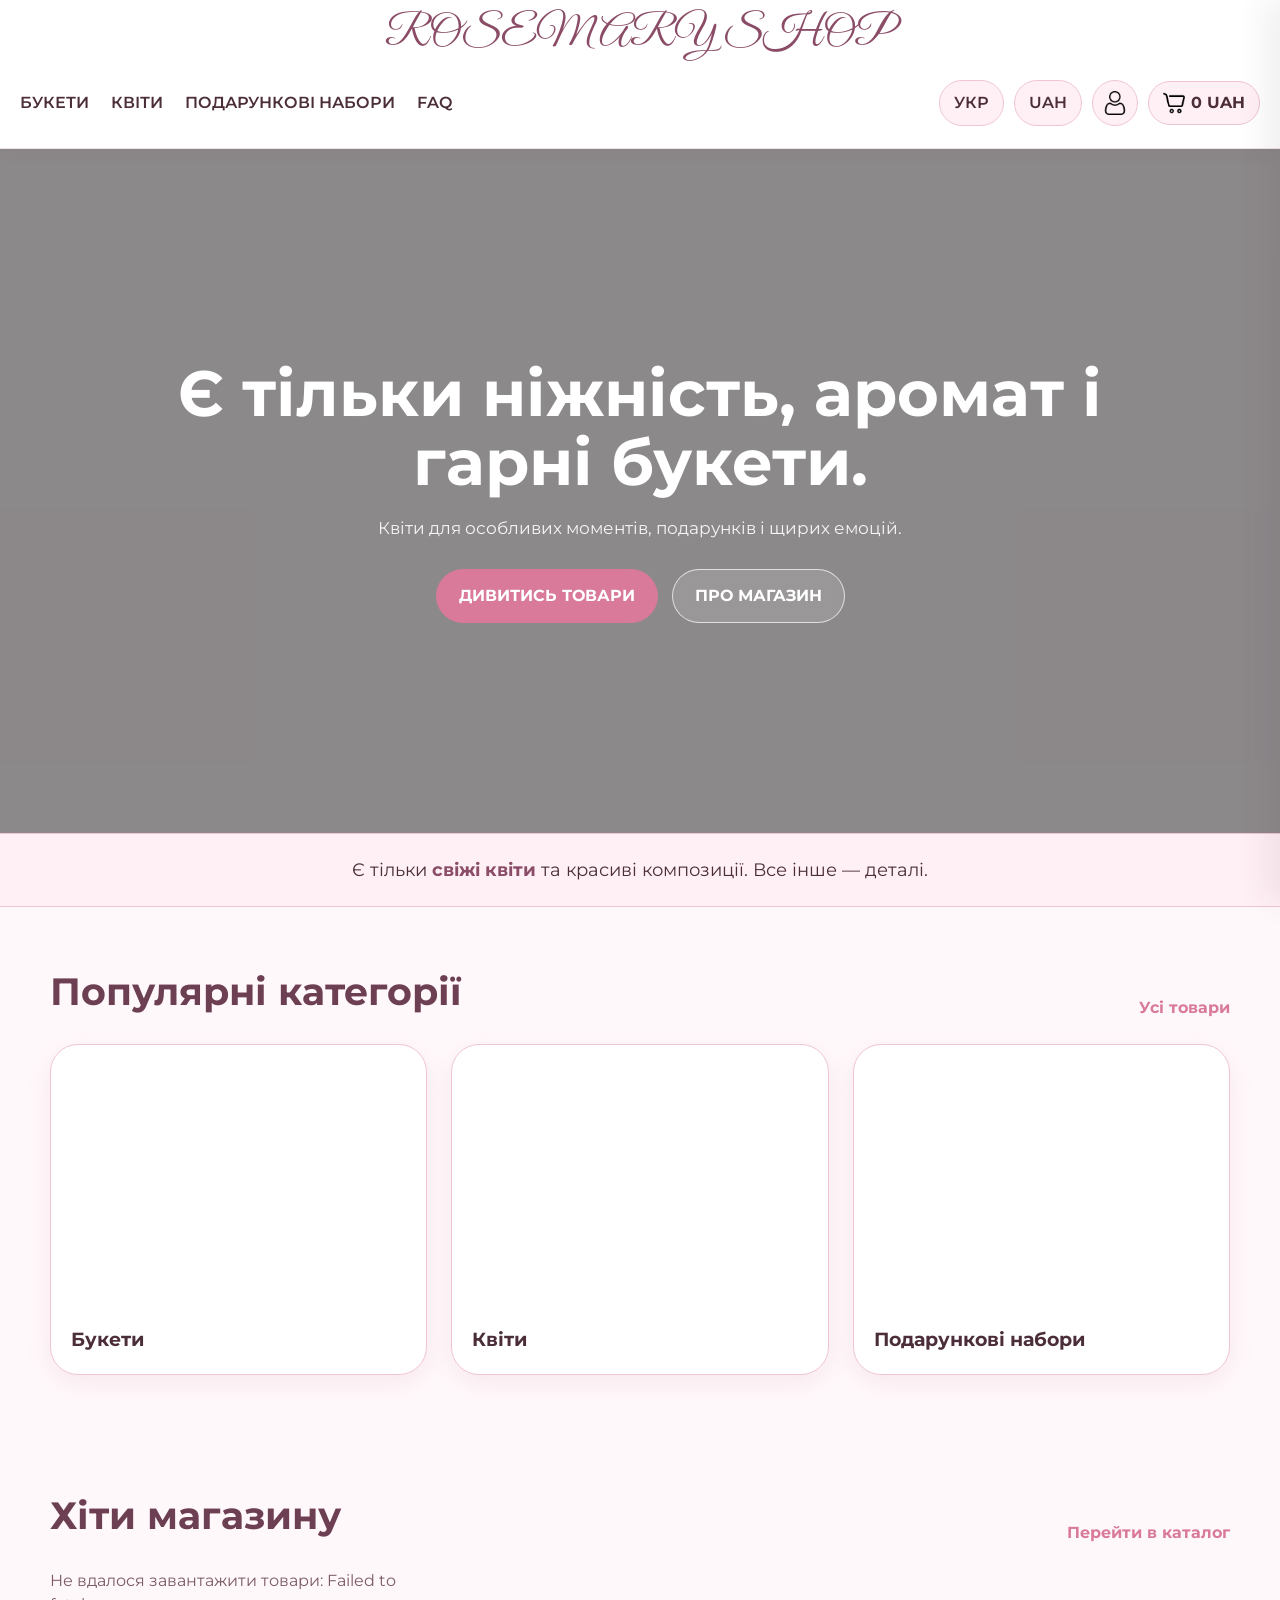
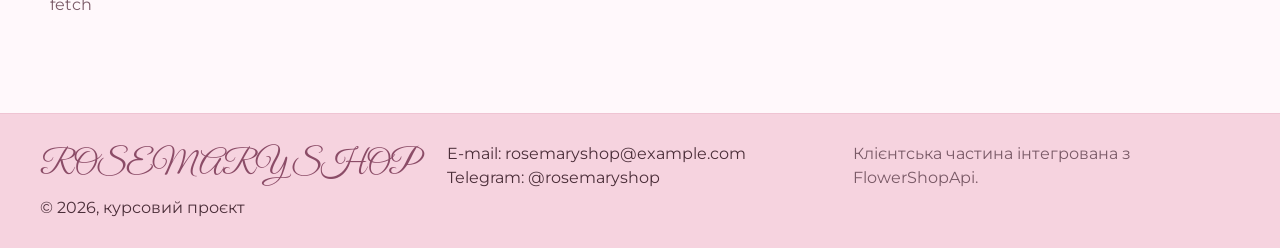
<file: frontend/index.html>
<!DOCTYPE html>
<html lang="uk">

<head>
    <meta charset="UTF-8" />
    <meta name="viewport" content="width=device-width, initial-scale=1.0" />
    <title>Rosemary Shop</title>
    <link rel="preconnect" href="https://fonts.googleapis.com">
    <link rel="preconnect" href="https://fonts.gstatic.com" crossorigin>
    <link
        href="https://fonts.googleapis.com/css2?family=Montserrat:wght@400;500;600;700&family=Great+Vibes&display=swap"
        rel="stylesheet">
    <link rel="stylesheet" href="styles.css" />
    <script src="https://accounts.google.com/gsi/client" async defer></script>
</head>

<body data-page="home">
    <header class="site-header">
        <div class="top-brand">
            <a href="index.html" class="brand">ROSEMARY SHOP</a>
        </div>

        <div class="nav-row">
            <nav class="main-nav">
                <a href="products.html?category=Букети">БУКЕТИ</a>
                <a href="products.html?category=Квіти">КВІТИ</a>
                <a href="products.html?category=Подарункові набори">ПОДАРУНКОВІ НАБОРИ</a>
                <a href="faq.html">FAQ</a>
            </nav>

            <div class="header-actions">
                <button class="ghost-btn" type="button">УКР</button>

                <button class="ghost-btn" id="currencyBtn" type="button">UAH</button>

                <div class="currency-menu hidden" id="currencyMenu">
                    <button type="button">USD</button>
                    <button type="button">EUR</button>
                    <button type="button" class="active">UAH</button>
                    <button type="button">PLN</button>
                </div>

                <button class="icon-btn profile-avatar-btn" id="openProfileBtn" type="button">
                    <img src="images/profile.png" alt="Профіль" class="profile-avatar-img">
                </button>
                <button class="icon-btn cart-btn" id="openCartBtn" type="button">
                    <img src="images/cart.png" alt="Кошик" class="cart-avatar-img">
                    <span id="cartHeaderTotal">0 UAH</span>
                </button>
            </div>
        </div>
    </header>

    <main>
        <section class="hero">
            <div class="hero-overlay"></div>
            <div class="hero-content">
                <h1>Є тільки ніжність, аромат і гарні букети.</h1>
                <p class="hero-subtitle">Квіти для особливих моментів, подарунків і щирих емоцій.</p>
                <div class="hero-buttons">
                    <a href="products.html" class="primary-btn">ДИВИТИСЬ ТОВАРИ</a>
                    <a href="faq.html" class="secondary-btn">ПРО МАГАЗИН</a>
                </div>
            </div>
        </section>

        <section class="quote-strip">
            <p>Є тільки <span>свіжі квіти</span> та красиві композиції. Все інше — деталі.</p>
        </section>

        <section class="categories-preview container">
            <div class="section-head">
                <h2>Популярні категорії</h2>
                <a href="products.html">Усі товари</a>
            </div>

            <div class="category-grid">
                <a class="category-card" href="products.html?category=Букети">
                    <div class="category-image bouquet-bg"></div>
                    <div class="category-title">Букети</div>
                </a>

                <a class="category-card" href="products.html?category=Квіти">
                    <div class="category-image flowers-bg"></div>
                    <div class="category-title">Квіти</div>
                </a>

                <a class="category-card" href="products.html?category=Подарункові набори">
                    <div class="category-image gifts-bg"></div>
                    <div class="category-title">Подарункові набори</div>
                </a>
            </div>
        </section>

        <section class="featured container">
            <div class="section-head">
                <h2>Хіти магазину</h2>
                <a href="products.html">Перейти в каталог</a>
            </div>

            <div class="product-grid" id="featuredProducts">
                <article class="product-card skeleton-card"></article>
                <article class="product-card skeleton-card"></article>
                <article class="product-card skeleton-card"></article>
            </div>
        </section>
    </main>

    <footer class="site-footer">
        <div>
            <div class="footer-brand">ROSEMARY SHOP</div>
            <p>© 2026, курсовий проєкт</p>
        </div>

        <div>
            <p>E-mail: rosemaryshop@example.com</p>
            <p>Telegram: @rosemaryshop</p>
        </div>

        <div class="footer-note">
            Клієнтська частина інтегрована з FlowerShopApi.
        </div>
    </footer>

    <script type="module" src="js/main.js"></script>
</body>

</html>
</file>
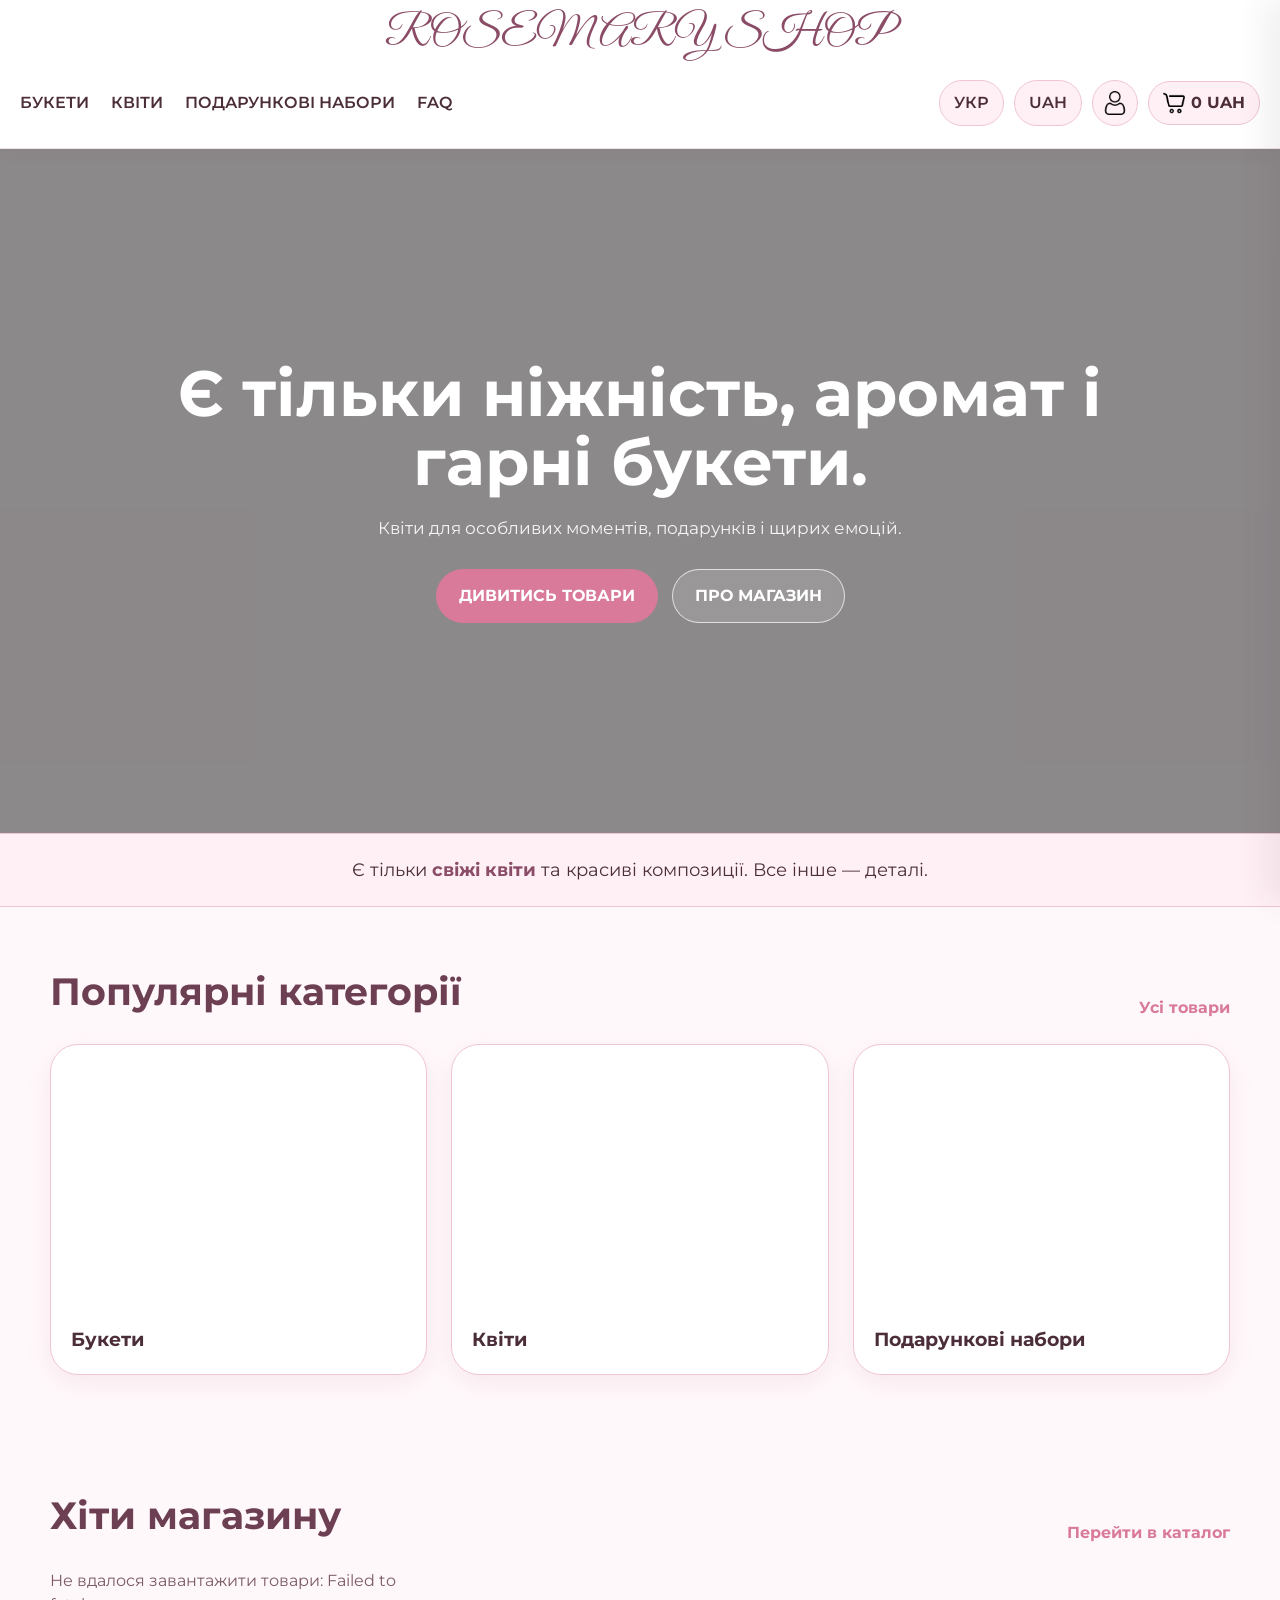
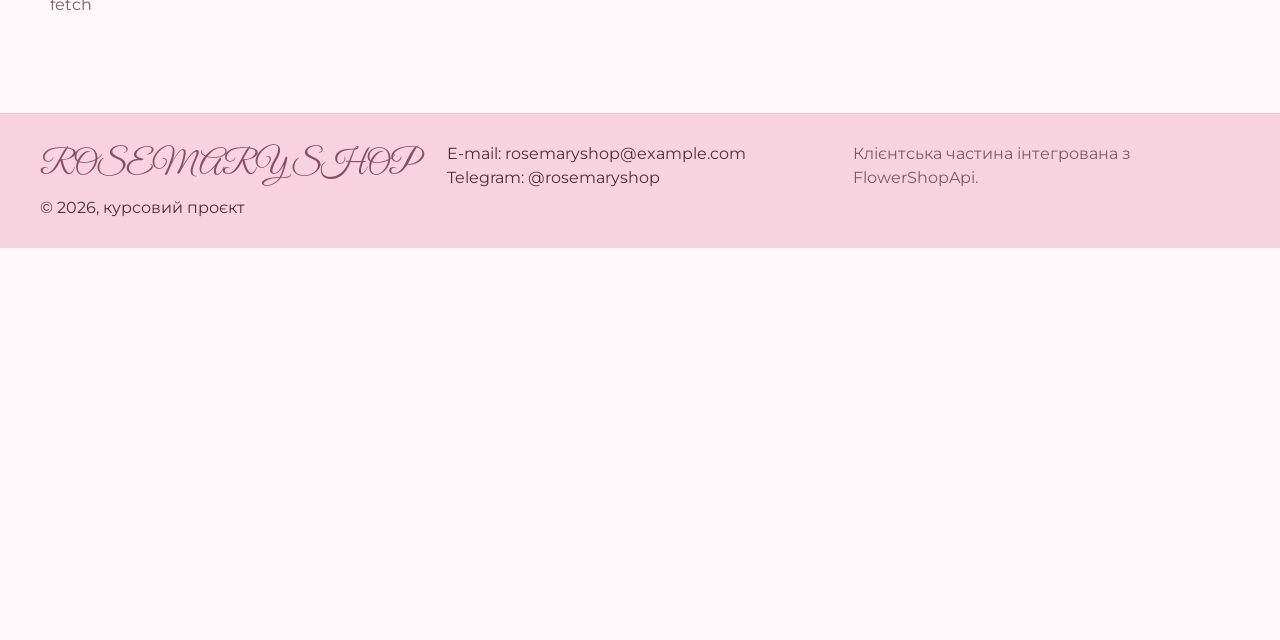
<file: frontend/admin-categories.html>
<!DOCTYPE html>
<html lang="uk">
<head>
  <meta charset="UTF-8" />
  <meta name="viewport" content="width=device-width, initial-scale=1.0" />
  <title>Rosemary Shop — Admin</title>
  <link rel="preconnect" href="https://fonts.googleapis.com">
  <link rel="preconnect" href="https://fonts.gstatic.com" crossorigin>
  <link href="https://fonts.googleapis.com/css2?family=Montserrat:wght@400;500;600;700&family=Great+Vibes&display=swap" rel="stylesheet">
  <link rel="stylesheet" href="styles.css" />
  <script src="https://accounts.google.com/gsi/client" async defer></script>
</head>
<body data-page="admin">
  <header class="site-header compact">
    <div class="top-brand"><a href="index.html" class="brand">ROSEMARY SHOP</a></div>
    <div class="nav-row">
      <nav class="main-nav">
                <a href="products.html?category=Букети">БУКЕТИ</a>
                <a href="products.html?category=Квіти">КВІТИ</a>
                <a href="products.html?category=Подарункові набори">ПОДАРУНКОВІ НАБОРИ</a>
                <a href="faq.html">FAQ</a>
            </nav>
      <div class="header-actions">
                <button class="ghost-btn" type="button">УКР</button>

                <button class="ghost-btn" id="currencyBtn" type="button">UAH</button>

                <div class="currency-menu hidden" id="currencyMenu">
                    <button type="button">USD</button>
                    <button type="button">EUR</button>
                    <button type="button" class="active">UAH</button>
                    <button type="button">PLN</button>
                </div>

                <button class="icon-btn profile-avatar-btn" id="openProfileBtn" type="button">
                    <img src="images/profile.png" alt="Профіль" class="profile-avatar-img">
                </button>
                <button class="icon-btn cart-btn" id="openCartBtn" type="button">
                    <img src="images/cart.png" alt="Кошик" class="cart-avatar-img">
                    <span id="cartHeaderTotal">0 UAH</span>
                </button>
            </div>
    </div>
  </header>

  <main class="admin-page container">
    <section class="catalog-header admin-header">
      <h1>Категорії</h1>
      <p>Окрема сторінка для створення та редагування категорій товарів.</p>
    </section>
    
    <nav class="admin-menu-grid">
      <a class="admin-menu-card" href="admin-products.html"><strong>Товари</strong><span>Додавання, редагування, фото</span></a>
      <a class="admin-menu-card" href="admin-categories.html"><strong>Категорії</strong><span>Додавання і редагування категорій</span></a>
      <a class="admin-menu-card" href="admin-discounts.html"><strong>Знижки</strong><span>Відсоток знижки на товар</span></a>
      <div class="admin-menu-card" style="opacity:.55;cursor:not-allowed" title="Промокоди не реалізовані у поточному API"><strong>Промокоди</strong><span>Наразі недоступно</span></div>
    </nav>

    <section class="admin-form-page-grid">
      <div class="admin-card">
        <h2 id="categoryFormTitle">Додати категорію</h2>
        <form id="categoryForm" class="auth-form">
          <input type="hidden" id="editCategoryId" />
          <input type="text" id="categoryName" placeholder="Назва категорії" required />
          <textarea id="categoryDescription" class="admin-textarea" placeholder="Опис категорії"></textarea>
          <div class="form-row"><button class="primary-btn" type="submit">ЗБЕРЕГТИ</button><button class="product-btn" id="resetCategoryForm" type="button">СКАСУВАТИ</button></div>
        </form>
</div>
      <div class="admin-card admin-list-card">
        <h2>Список категорій</h2>
        <div class="admin-controls-grid">
          <input type="search" id="adminCategoriesSearch" data-admin-filter="categories" placeholder="Пошук: назва, опис, ID" />
          <select id="adminCategoriesSort" data-admin-filter="categories" class="admin-select">
            <option value="idDesc">Спочатку нові</option>
            <option value="idAsc">Спочатку старі</option>
            <option value="nameAsc">Назва А-Я</option>
            <option value="nameDesc">Назва Я-А</option>
          </select>
          <select id="adminCategoriesUsageFilter" data-admin-filter="categories" class="admin-select">
            <option value="all">Усі категорії</option>
            <option value="used">Є товари</option>
            <option value="empty">Без товарів</option>
          </select>
          <select id="adminCategoriesPageSize" data-admin-filter="categories" class="admin-select">
            <option value="5">5 на сторінці</option>
            <option value="10">10 на сторінці</option>
            <option value="20">20 на сторінці</option>
          </select>
        </div>
        <div class="admin-list-summary" id="adminCategoriesSummary"></div>
        <div id="adminCategoriesList" class="admin-products-list"></div>
        <div id="adminCategoriesPagination" class="admin-pagination"></div>
      </div>
    </section>
  </main>

  <footer class="site-footer">
    <div><div class="footer-brand">ROSEMARY SHOP</div><p>© 2026, курсовий проєкт</p></div>
    <div><p>E-mail: rosemaryshop@example.com</p><p>Telegram: @rosemaryshop</p></div>
    <div class="footer-note">Панель адміністратора для керування магазином.</div>
  </footer>
  <script type="module" src="js/main.js"></script>
</body>
</html>
</file>
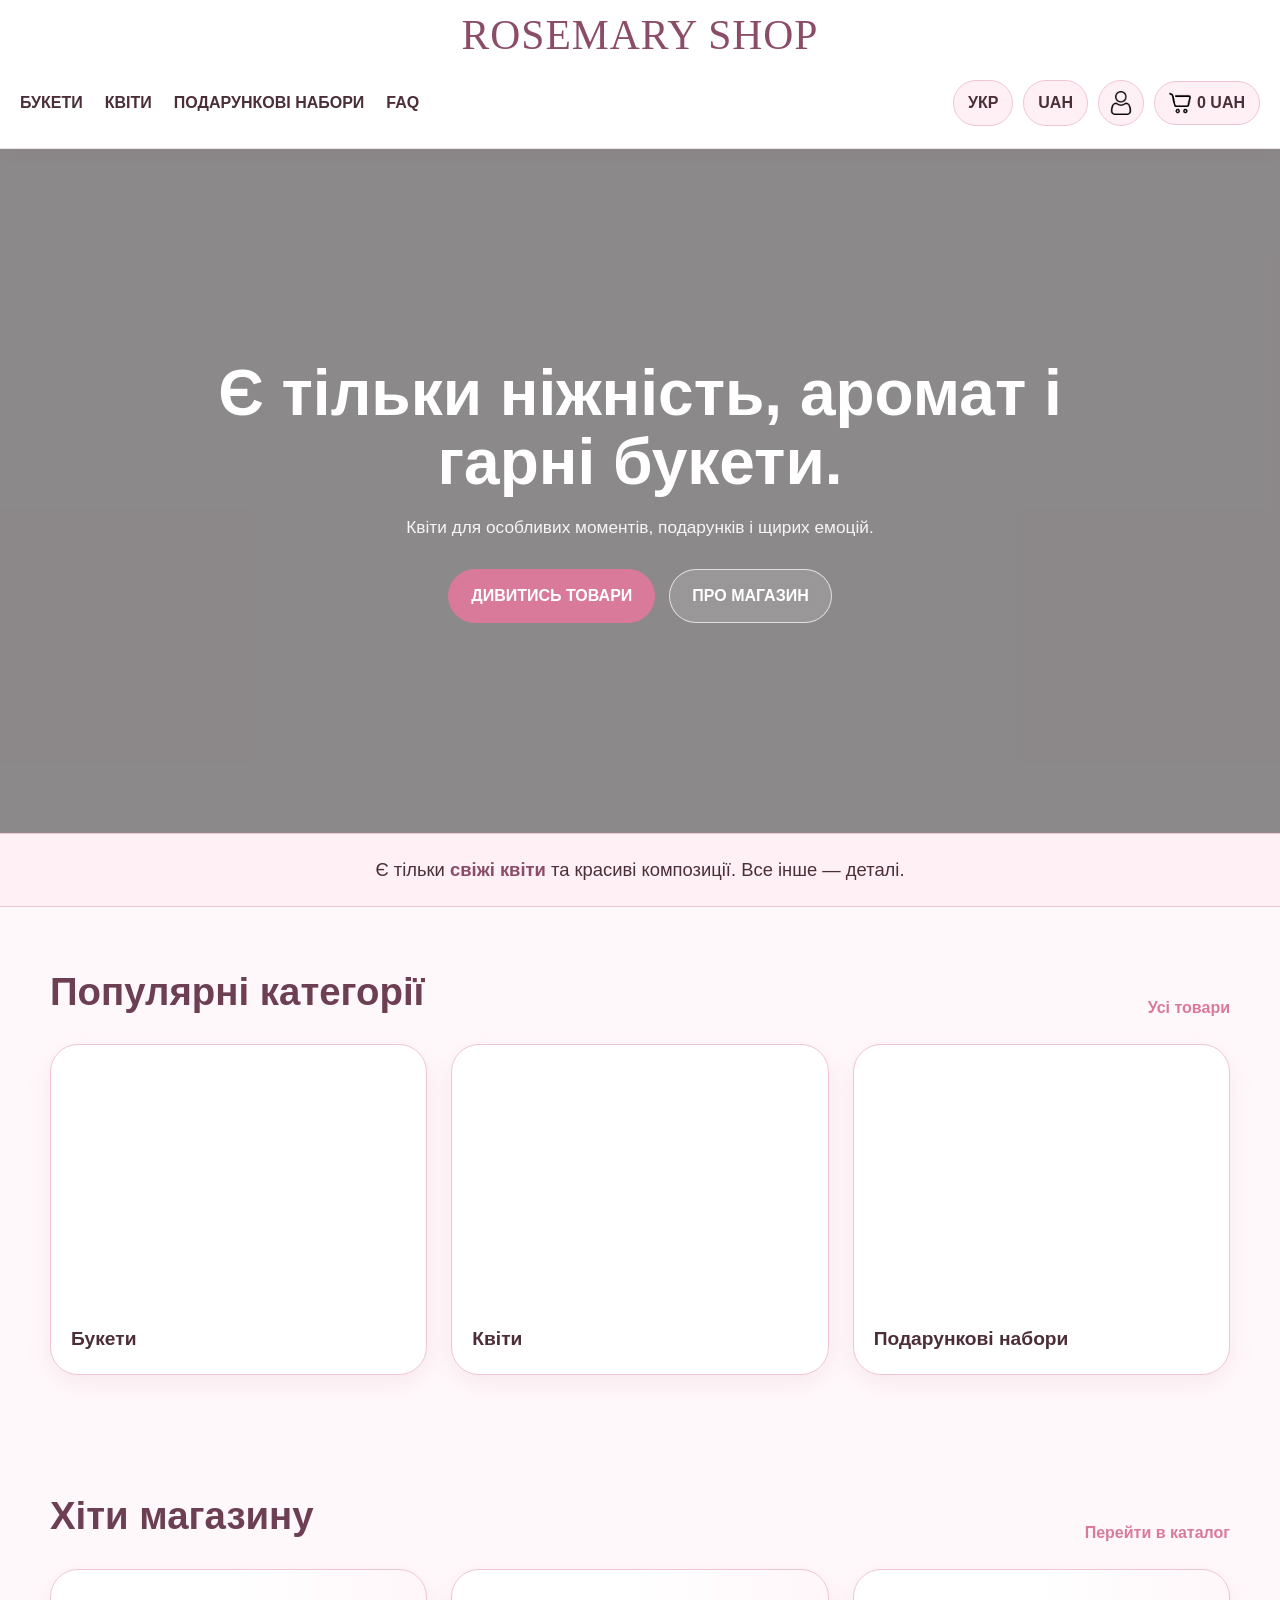
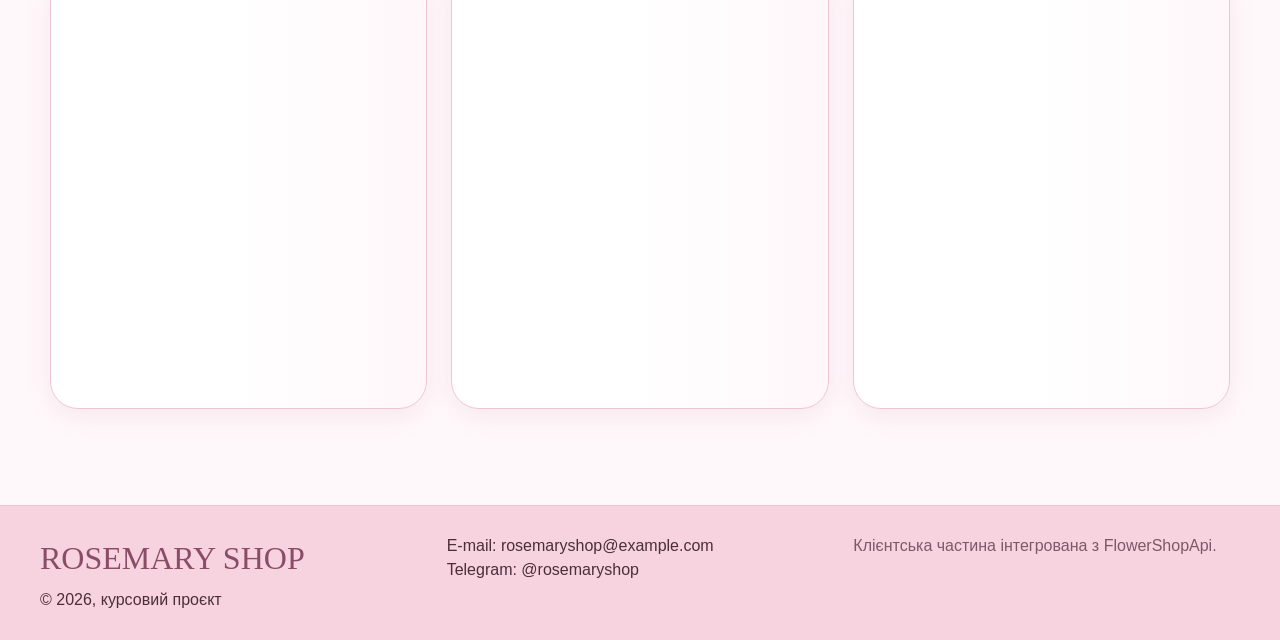
<file: frontend/admin-discounts.html>
<!DOCTYPE html>
<html lang="uk">
<head>
  <meta charset="UTF-8" />
  <meta name="viewport" content="width=device-width, initial-scale=1.0" />
  <title>Rosemary Shop — Admin</title>
  <link rel="preconnect" href="https://fonts.googleapis.com">
  <link rel="preconnect" href="https://fonts.gstatic.com" crossorigin>
  <link href="https://fonts.googleapis.com/css2?family=Montserrat:wght@400;500;600;700&family=Great+Vibes&display=swap" rel="stylesheet">
  <link rel="stylesheet" href="styles.css" />
  <script src="https://accounts.google.com/gsi/client" async defer></script>
</head>
<body data-page="admin">
  <header class="site-header compact">
    <div class="top-brand"><a href="index.html" class="brand">ROSEMARY SHOP</a></div>
    <div class="nav-row">
      <nav class="main-nav">
                <a href="products.html?category=Букети">БУКЕТИ</a>
                <a href="products.html?category=Квіти">КВІТИ</a>
                <a href="products.html?category=Подарункові набори">ПОДАРУНКОВІ НАБОРИ</a>
                <a href="faq.html">FAQ</a>
            </nav>
      <div class="header-actions">
                <button class="ghost-btn" type="button">УКР</button>

                <button class="ghost-btn" id="currencyBtn" type="button">UAH</button>

                <div class="currency-menu hidden" id="currencyMenu">
                    <button type="button">USD</button>
                    <button type="button">EUR</button>
                    <button type="button" class="active">UAH</button>
                    <button type="button">PLN</button>
                </div>

                <button class="icon-btn profile-avatar-btn" id="openProfileBtn" type="button">
                    <img src="images/profile.png" alt="Профіль" class="profile-avatar-img">
                </button>
                <button class="icon-btn cart-btn" id="openCartBtn" type="button">
                    <img src="images/cart.png" alt="Кошик" class="cart-avatar-img">
                    <span id="cartHeaderTotal">0 UAH</span>
                </button>
            </div>
    </div>
  </header>

  <main class="admin-page container">
    <section class="catalog-header admin-header">
      <h1>Знижки на товари</h1>
      <p>Знижка відображається на картці товару: відсоток, стара ціна і нова ціна.</p>
    </section>
    
    <nav class="admin-menu-grid">
      <a class="admin-menu-card" href="admin-products.html"><strong>Товари</strong><span>Додавання, редагування, фото</span></a>
      <a class="admin-menu-card" href="admin-categories.html"><strong>Категорії</strong><span>Додавання і редагування категорій</span></a>
      <a class="admin-menu-card" href="admin-discounts.html"><strong>Знижки</strong><span>Відсоток знижки на товар</span></a>
      <div class="admin-menu-card" style="opacity:.55;cursor:not-allowed" title="Промокоди не реалізовані у поточному API"><strong>Промокоди</strong><span>Наразі недоступно</span></div>
    </nav>

    <section class="admin-form-page-grid">
      <div class="admin-card">
        <h2>Додати знижку</h2>
        <form id="discountForm" class="auth-form">
          <input type="text" id="discountProductSearch" list="discountProductOptions" placeholder="Введіть назву або ID товару" autocomplete="off" required />
          <datalist id="discountProductOptions"></datalist>
          <input type="hidden" id="discountProductId" />
          <input type="number" id="discountPercent" placeholder="Відсоток знижки" min="0" max="100" required />
          <input type="datetime-local" id="discountStartDate" required />
          <input type="datetime-local" id="discountEndDate" required />
          <button class="primary-btn" type="submit">ЗБЕРЕГТИ ЗНИЖКУ</button>
        </form>
</div>
      <div class="admin-card admin-list-card">
        <h2>Активні та створені знижки</h2>
        <div class="admin-controls-grid">
          <input type="search" id="adminDiscountsSearch" data-admin-filter="discounts" placeholder="Пошук: товар, ID, відсоток" />
          <select id="adminDiscountsCategoryFilter" data-admin-filter="discounts" class="admin-select"><option value="all">Усі категорії</option></select>
          <select id="adminDiscountsStatusFilter" data-admin-filter="discounts" class="admin-select">
            <option value="all">Усі знижки</option>
            <option value="active">Активні зараз</option>
            <option value="future">Заплановані</option>
            <option value="expired">Завершені</option>
          </select>
          <select id="adminDiscountsPercentFilter" data-admin-filter="discounts" class="admin-select">
            <option value="all">Будь-який %</option>
            <option value="small">До 10%</option>
            <option value="medium">10–30%</option>
            <option value="big">Більше 30%</option>
          </select>
          <select id="adminDiscountsSort" data-admin-filter="discounts" class="admin-select">
            <option value="idDesc">Спочатку нові</option>
            <option value="idAsc">Спочатку старі</option>
            <option value="percentDesc">Знижка ↓</option>
            <option value="percentAsc">Знижка ↑</option>
            <option value="startDesc">Початок ↓</option>
            <option value="startAsc">Початок ↑</option>
            <option value="productAsc">Товар А-Я</option>
          </select>
          <select id="adminDiscountsPageSize" data-admin-filter="discounts" class="admin-select">
            <option value="5">5 на сторінці</option>
            <option value="10">10 на сторінці</option>
            <option value="20">20 на сторінці</option>
          </select>
        </div>
        <div class="admin-list-summary" id="adminDiscountsSummary"></div>
        <div id="adminDiscountsList" class="admin-products-list"></div>
        <div id="adminDiscountsPagination" class="admin-pagination"></div>
      </div>
    </section>
  </main>

  <footer class="site-footer">
    <div><div class="footer-brand">ROSEMARY SHOP</div><p>© 2026, курсовий проєкт</p></div>
    <div><p>E-mail: rosemaryshop@example.com</p><p>Telegram: @rosemaryshop</p></div>
    <div class="footer-note">Панель адміністратора для керування магазином.</div>
  </footer>
  <script type="module" src="js/main.js"></script>
</body>
</html>
</file>
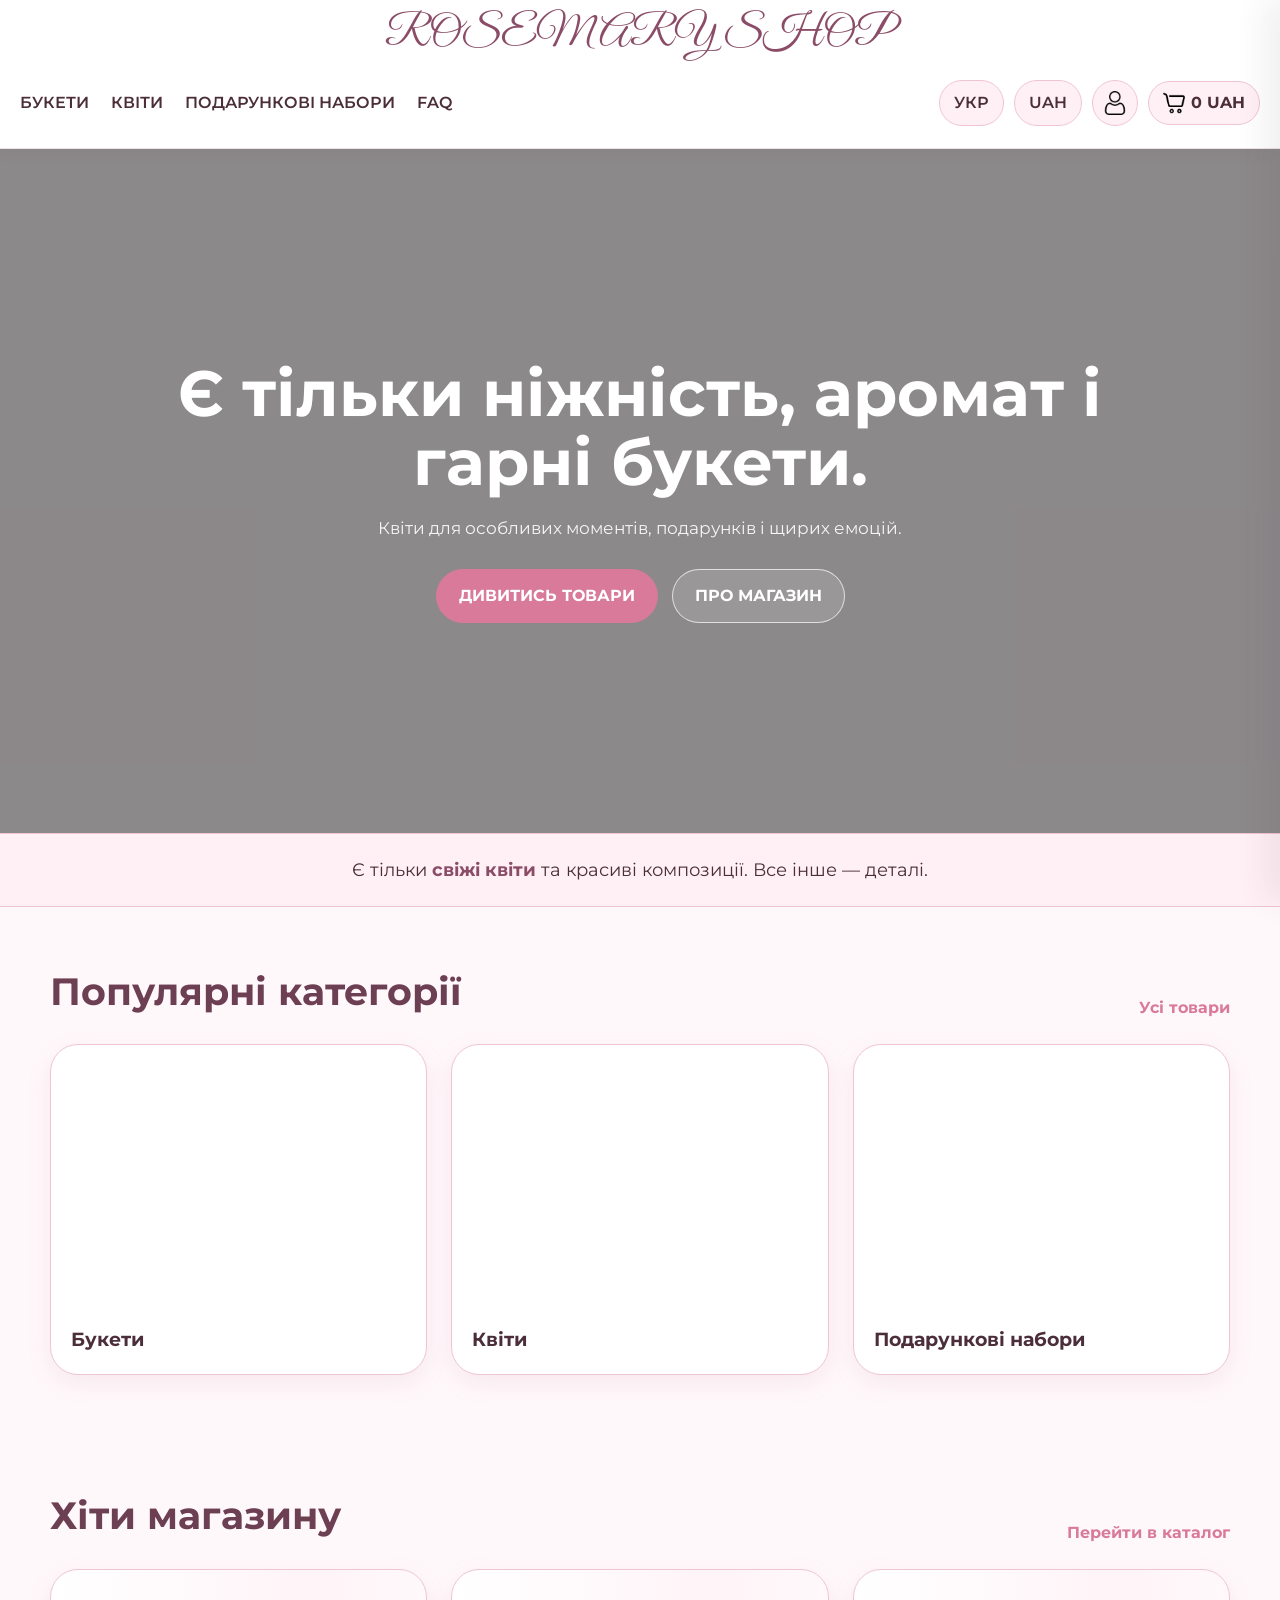
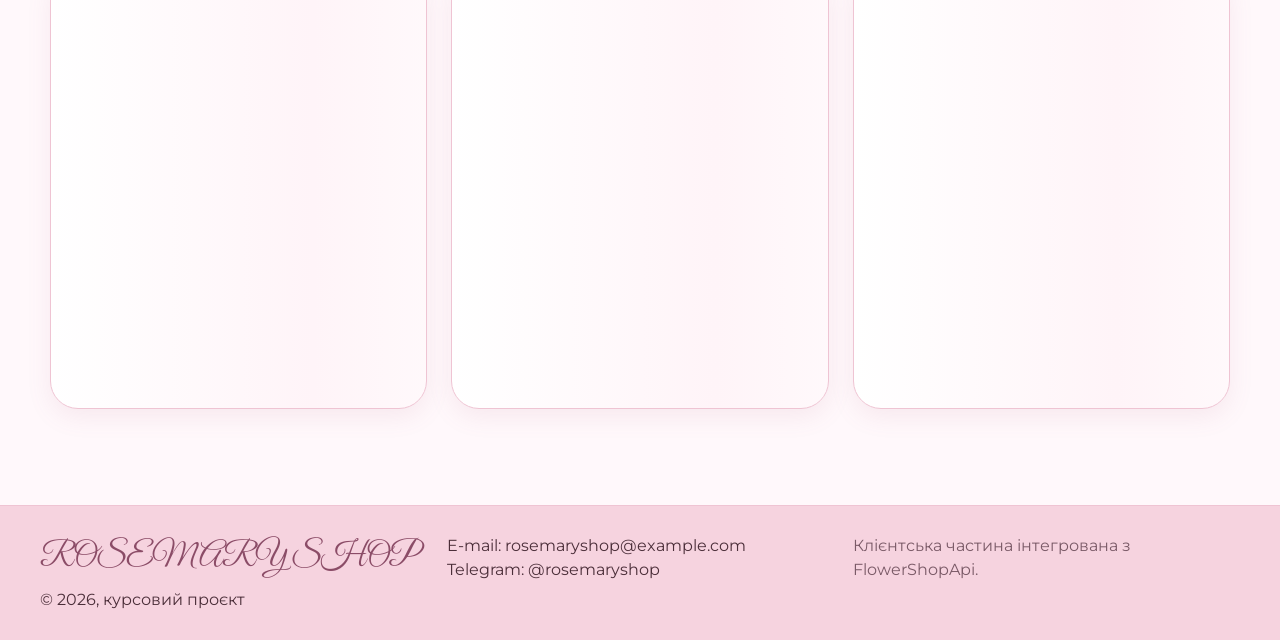
<file: frontend/admin-products.html>
<!DOCTYPE html>
<html lang="uk">
<head>
  <meta charset="UTF-8" />
  <meta name="viewport" content="width=device-width, initial-scale=1.0" />
  <title>Rosemary Shop — Admin</title>
  <link rel="preconnect" href="https://fonts.googleapis.com">
  <link rel="preconnect" href="https://fonts.gstatic.com" crossorigin>
  <link href="https://fonts.googleapis.com/css2?family=Montserrat:wght@400;500;600;700&family=Great+Vibes&display=swap" rel="stylesheet">
  <link rel="stylesheet" href="styles.css" />
  <script src="https://accounts.google.com/gsi/client" async defer></script>
</head>
<body data-page="admin">
  <header class="site-header compact">
    <div class="top-brand"><a href="index.html" class="brand">ROSEMARY SHOP</a></div>
    <div class="nav-row">
      <nav class="main-nav">
                <a href="products.html?category=Букети">БУКЕТИ</a>
                <a href="products.html?category=Квіти">КВІТИ</a>
                <a href="products.html?category=Подарункові набори">ПОДАРУНКОВІ НАБОРИ</a>
                <a href="faq.html">FAQ</a>
            </nav>
      <div class="header-actions">
                <button class="ghost-btn" type="button">УКР</button>

                <button class="ghost-btn" id="currencyBtn" type="button">UAH</button>

                <div class="currency-menu hidden" id="currencyMenu">
                    <button type="button">USD</button>
                    <button type="button">EUR</button>
                    <button type="button" class="active">UAH</button>
                    <button type="button">PLN</button>
                </div>

                <button class="icon-btn profile-avatar-btn" id="openProfileBtn" type="button">
                    <img src="images/profile.png" alt="Профіль" class="profile-avatar-img">
                </button>
                <button class="icon-btn cart-btn" id="openCartBtn" type="button">
                    <img src="images/cart.png" alt="Кошик" class="cart-avatar-img">
                    <span id="cartHeaderTotal">0 UAH</span>
                </button>
            </div>
    </div>
  </header>

  <main class="admin-page container">
    <section class="catalog-header admin-header">
      <h1>Товари</h1>
      <p>Додавання, редагування, видалення товарів та завантаження фото.</p>
    </section>
    
    <nav class="admin-menu-grid">
      <a class="admin-menu-card" href="admin-products.html"><strong>Товари</strong><span>Додавання, редагування, фото</span></a>
      <a class="admin-menu-card" href="admin-categories.html"><strong>Категорії</strong><span>Додавання і редагування категорій</span></a>
      <a class="admin-menu-card" href="admin-discounts.html"><strong>Знижки</strong><span>Відсоток знижки на товар</span></a>
      <div class="admin-menu-card" style="opacity:.55;cursor:not-allowed" title="Промокоди не реалізовані у поточному API"><strong>Промокоди</strong><span>Наразі недоступно</span></div>
    </nav>

    <section class="admin-form-page-grid">
      <div class="admin-card">
        <h2 id="adminFormTitle">Додати товар</h2>
        <form id="productForm" class="auth-form">
          <input type="hidden" id="productId" />
          <select id="categoryId" class="admin-select" required></select>
          <input type="text" id="productName" placeholder="Назва" required />
          <textarea id="productDescription" class="admin-textarea" placeholder="Опис" required></textarea>
          <input type="number" step="0.01" id="productPrice" placeholder="Ціна" required />
          <input type="number" id="productStock" placeholder="Кількість на складі" required />
          <div class="availability-row"><span>Доступний до продажу</span><label class="switch"><input type="checkbox" id="productAvailable" checked /><span class="slider-toggle"></span></label></div>
          <div class="form-row"><button class="primary-btn" type="submit">ЗБЕРЕГТИ</button><button class="product-btn" id="resetProductForm" type="button">СКАСУВАТИ</button></div>
        </form>
        <h3>Завантажити фото</h3>
        <form id="imageUploadForm" class="auth-form">
          <input type="number" id="imageProductId" placeholder="ID товару" required />
          <input type="file" id="imageFile" accept="image/*" required />
          <button class="primary-btn" type="submit">ЗАВАНТАЖИТИ ФОТО</button>
        </form>
</div>
      <div class="admin-card admin-list-card">
        <div class="section-head admin-list-head"><h2>Список товарів</h2><button class="product-btn" id="refreshAdminProducts" type="button">ОНОВИТИ</button></div>
        <div class="admin-controls-grid">
          <input type="search" id="adminProductsSearch" data-admin-filter="products" placeholder="Пошук: назва, опис, ID" />
          <select id="adminProductsCategoryFilter" data-admin-filter="products" class="admin-select"><option value="all">Усі категорії</option></select>
          <select id="adminProductsStatusFilter" data-admin-filter="products" class="admin-select">
            <option value="all">Усі статуси</option>
            <option value="available">Доступні</option>
            <option value="unavailable">Недоступні</option>
          </select>
          <select id="adminProductsDiscountFilter" data-admin-filter="products" class="admin-select">
            <option value="all">Усі знижки</option>
            <option value="with">Зі знижкою</option>
            <option value="without">Без знижки</option>
          </select>
          <select id="adminProductsStockFilter" data-admin-filter="products" class="admin-select">
            <option value="all">Будь-який склад</option>
            <option value="inStock">Є на складі</option>
            <option value="lowStock">Мало на складі ≤ 5</option>
            <option value="outOfStock">Немає на складі</option>
          </select>
          <select id="adminProductsSort" data-admin-filter="products" class="admin-select">
            <option value="idDesc">Спочатку нові</option>
            <option value="idAsc">Спочатку старі</option>
            <option value="nameAsc">Назва А-Я</option>
            <option value="nameDesc">Назва Я-А</option>
            <option value="priceAsc">Ціна ↑</option>
            <option value="priceDesc">Ціна ↓</option>
            <option value="stockAsc">Склад ↑</option>
            <option value="stockDesc">Склад ↓</option>
          </select>
          <select id="adminProductsPageSize" data-admin-filter="products" class="admin-select">
            <option value="5">5 на сторінці</option>
            <option value="10">10 на сторінці</option>
            <option value="20">20 на сторінці</option>
          </select>
        </div>
        <div class="admin-list-summary" id="adminProductsSummary"></div>
        <div id="adminProductsList" class="admin-products-list"></div>
        <div id="adminProductsPagination" class="admin-pagination"></div>
      </div>
    </section>
  </main>

  <footer class="site-footer">
    <div><div class="footer-brand">ROSEMARY SHOP</div><p>© 2026, курсовий проєкт</p></div>
    <div><p>E-mail: rosemaryshop@example.com</p><p>Telegram: @rosemaryshop</p></div>
    <div class="footer-note">Панель адміністратора для керування магазином.</div>
  </footer>
  <script type="module" src="js/main.js"></script>
</body>
</html>
</file>
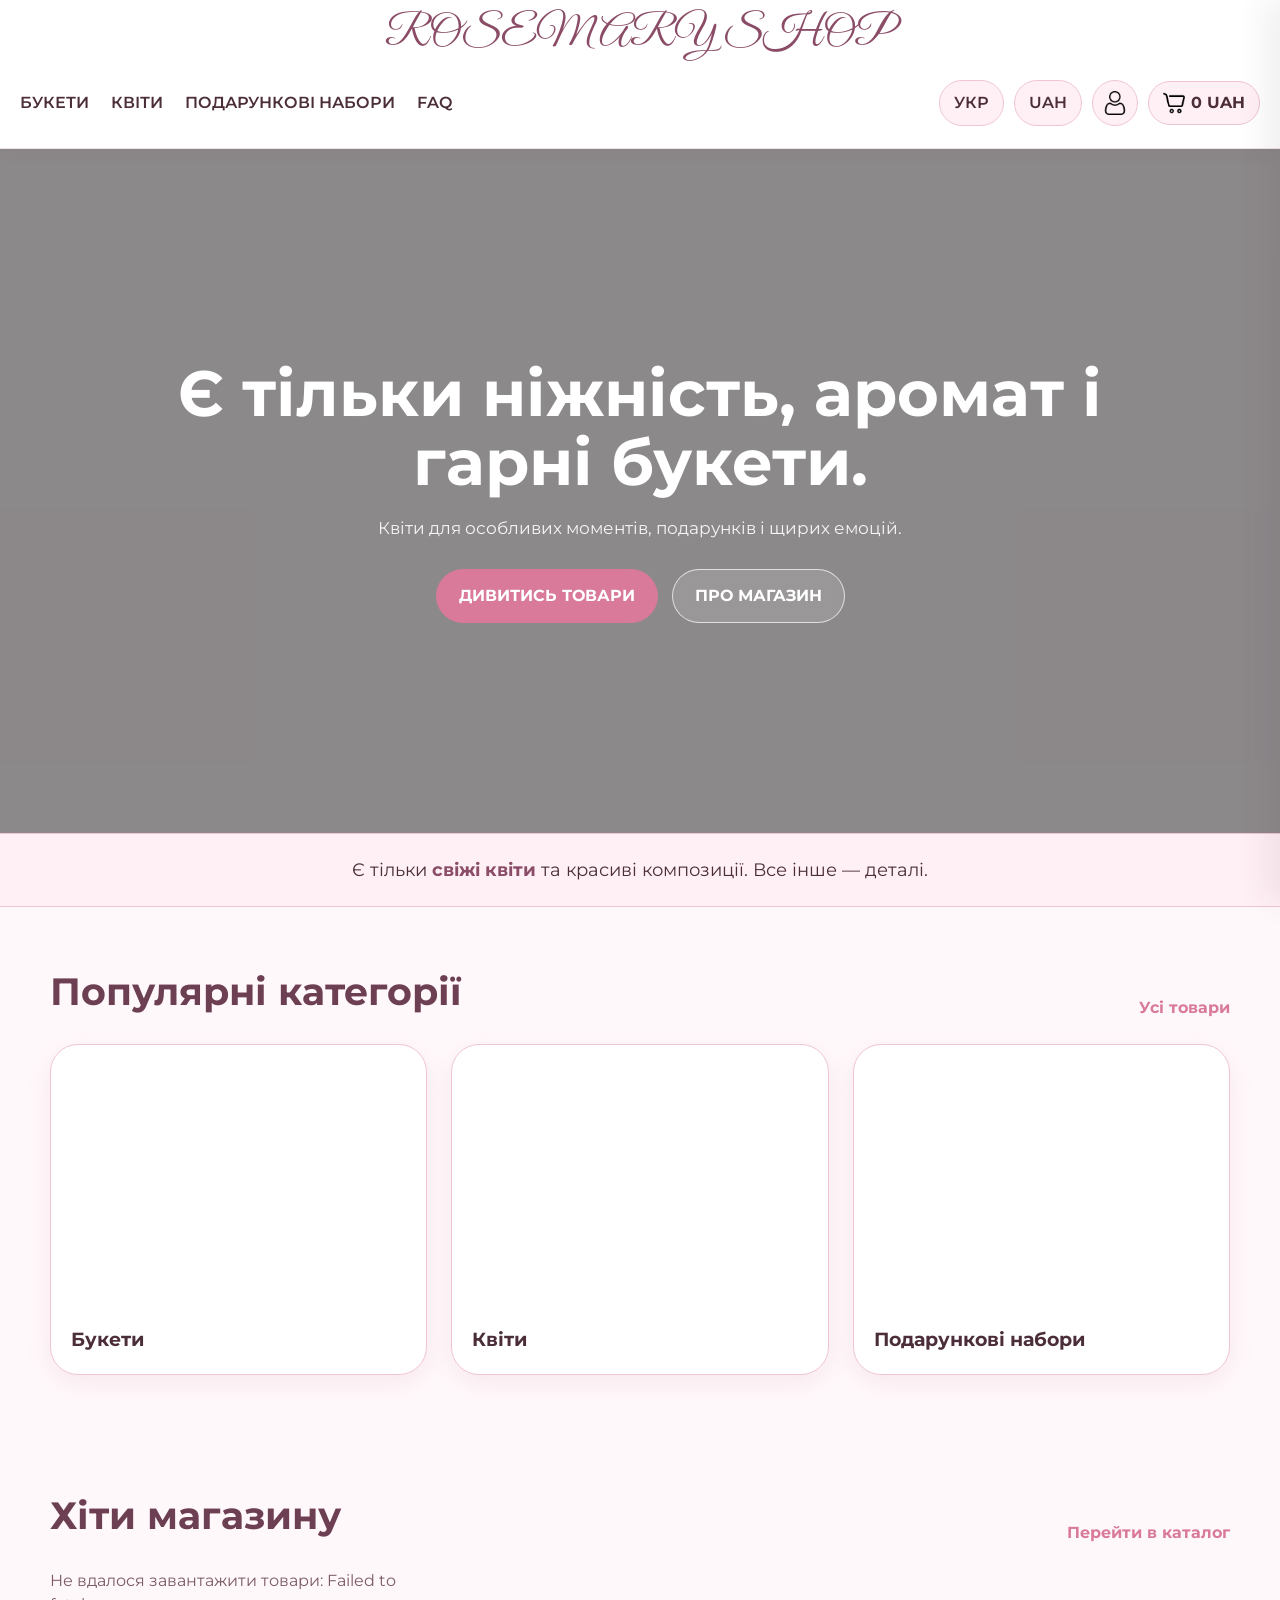
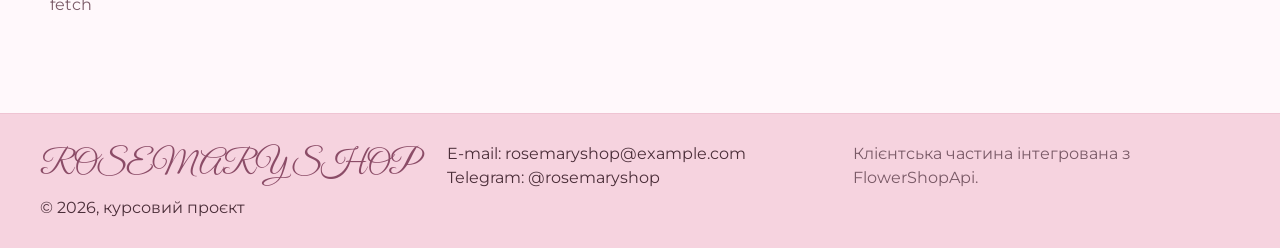
<file: frontend/admin-promocodes.html>
<!DOCTYPE html>
<html lang="uk">
<head>
  <meta charset="UTF-8" />
  <meta name="viewport" content="width=device-width, initial-scale=1.0" />
  <title>Rosemary Shop — Admin</title>
  <link rel="preconnect" href="https://fonts.googleapis.com">
  <link rel="preconnect" href="https://fonts.gstatic.com" crossorigin>
  <link href="https://fonts.googleapis.com/css2?family=Montserrat:wght@400;500;600;700&family=Great+Vibes&display=swap" rel="stylesheet">
  <link rel="stylesheet" href="styles.css" />
  <script src="https://accounts.google.com/gsi/client" async defer></script>
</head>
<body data-page="admin">
<div style="padding:12px;background:#fff2e6;color:#553;position:relative;z-index:50">Промокоди відсутні в поточному FlowerShopApi API. Ця сторінка залишена для подальшого розширення, створення промокодів не підтримується.</div>
  <header class="site-header compact">
    <div class="top-brand"><a href="index.html" class="brand">ROSEMARY SHOP</a></div>
    <div class="nav-row">
      <nav class="main-nav">
                <a href="products.html?category=Букети">БУКЕТИ</a>
                <a href="products.html?category=Квіти">КВІТИ</a>
                <a href="products.html?category=Подарункові набори">ПОДАРУНКОВІ НАБОРИ</a>
                <a href="faq.html">FAQ</a>
            </nav>
      <div class="header-actions">
                <button class="ghost-btn" type="button">УКР</button>

                <button class="ghost-btn" id="currencyBtn" type="button">UAH</button>

                <div class="currency-menu hidden" id="currencyMenu">
                    <button type="button">USD</button>
                    <button type="button">EUR</button>
                    <button type="button" class="active">UAH</button>
                    <button type="button">PLN</button>
                </div>

                <button class="icon-btn profile-avatar-btn" id="openProfileBtn" type="button">
                    <img src="images/profile.png" alt="Профіль" class="profile-avatar-img">
                </button>
                <button class="icon-btn cart-btn" id="openCartBtn" type="button">
                    <img src="images/cart.png" alt="Кошик" class="cart-avatar-img">
                    <span id="cartHeaderTotal">0 UAH</span>
                </button>
            </div>
    </div>
  </header>

  <main class="admin-page container">
    <section class="catalog-header admin-header">
      <h1>Промокоди</h1>
      <p>Окрема сторінка для створення промокодів на кошик.</p>
    </section>
    
    <nav class="admin-menu-grid">
      <a class="admin-menu-card" href="admin-products.html"><strong>Товари</strong><span>Додавання, редагування, фото</span></a>
      <a class="admin-menu-card" href="admin-categories.html"><strong>Категорії</strong><span>Додавання і редагування категорій</span></a>
      <a class="admin-menu-card" href="admin-discounts.html"><strong>Знижки</strong><span>Відсоток знижки на товар</span></a>
      <a class="admin-menu-card" href="admin-promocodes.html"><strong>Промокоди</strong><span>Коди знижок для кошика</span></a>
    </nav>

    <section class="admin-form-page-grid">
      <div class="admin-card">
        <h2>Додати промокод</h2>
        <form id="promoForm" class="auth-form">
          <input type="text" id="promoCode" placeholder="Код промокоду" required />
          <input type="number" id="promoPercent" placeholder="Відсоток знижки" min="0" max="100" required />
          <input type="number" id="promoMaxUses" placeholder="Кількість використань" min="0" required />
          <button class="primary-btn" type="submit">СТВОРИТИ ПРОМОКОД</button>
        </form>
</div>
      <div class="admin-card">
        <h2>Створені промокоди</h2>
        <div id="adminPromocodesList" class="admin-list"></div>
      </div>
    </section>
  </main>

  <footer class="site-footer">
    <div><div class="footer-brand">ROSEMARY SHOP</div><p>© 2026, курсовий проєкт</p></div>
    <div><p>E-mail: rosemaryshop@example.com</p><p>Telegram: @rosemaryshop</p></div>
    <div class="footer-note">Панель адміністратора для керування магазином.</div>
  </footer>
  <script type="module" src="js/main.js"></script>
</body>
</html>
</file>
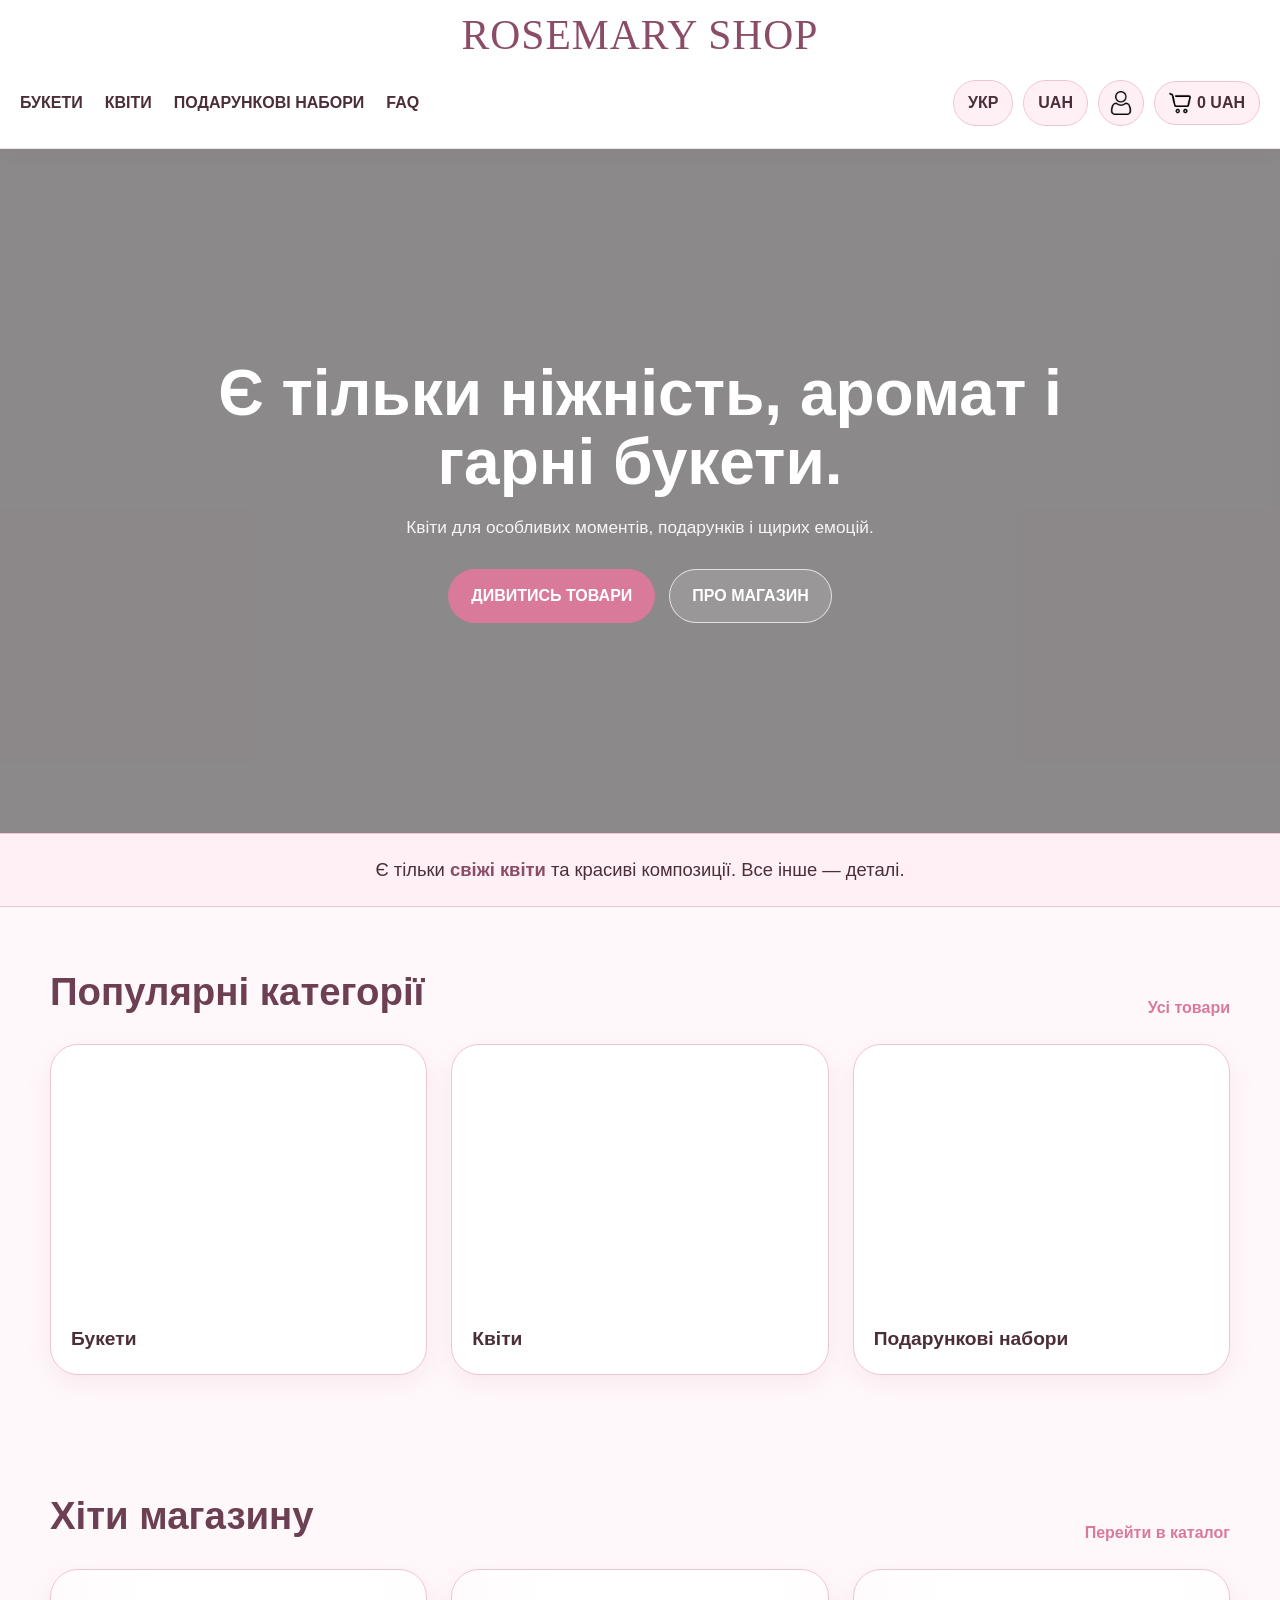
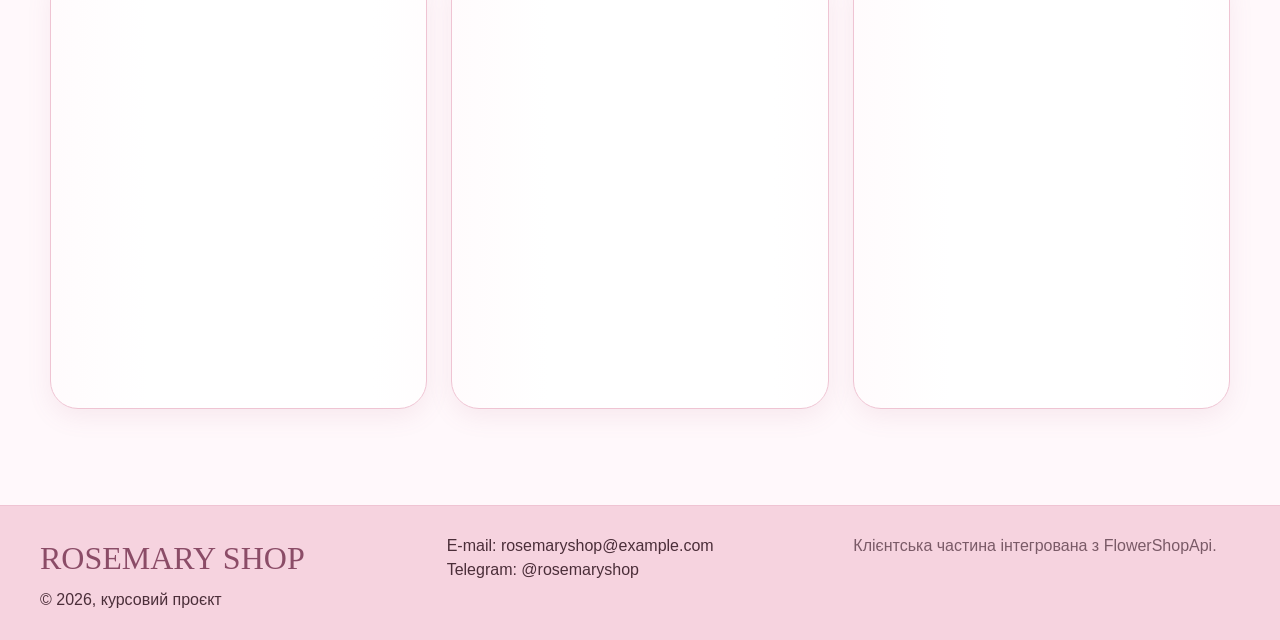
<file: frontend/admin.html>
<!DOCTYPE html>
<html lang="uk">
<head>
  <meta charset="UTF-8" />
  <meta name="viewport" content="width=device-width, initial-scale=1.0" />
  <title>Rosemary Shop — Admin</title>
  <link rel="preconnect" href="https://fonts.googleapis.com">
  <link rel="preconnect" href="https://fonts.gstatic.com" crossorigin>
  <link href="https://fonts.googleapis.com/css2?family=Montserrat:wght@400;500;600;700&family=Great+Vibes&display=swap" rel="stylesheet">
  <link rel="stylesheet" href="styles.css" />
  <script src="https://accounts.google.com/gsi/client" async defer></script>
</head>
<body data-page="admin">
  <header class="site-header compact">
    <div class="top-brand"><a href="index.html" class="brand">ROSEMARY SHOP</a></div>
    <div class="nav-row">
      <nav class="main-nav">
                <a href="products.html?category=Букети">БУКЕТИ</a>
                <a href="products.html?category=Квіти">КВІТИ</a>
                <a href="products.html?category=Подарункові набори">ПОДАРУНКОВІ НАБОРИ</a>
                <a href="faq.html">FAQ</a>
            </nav>
      <div class="header-actions">
                <button class="ghost-btn" type="button">УКР</button>

                <button class="ghost-btn" id="currencyBtn" type="button">UAH</button>

                <div class="currency-menu hidden" id="currencyMenu">
                    <button type="button">USD</button>
                    <button type="button">EUR</button>
                    <button type="button" class="active">UAH</button>
                    <button type="button">PLN</button>
                </div>

                <button class="icon-btn profile-avatar-btn" id="openProfileBtn" type="button">
                    <img src="images/profile.png" alt="Профіль" class="profile-avatar-img">
                </button>
                <button class="icon-btn cart-btn" id="openCartBtn" type="button">
                    <img src="images/cart.png" alt="Кошик" class="cart-avatar-img">
                    <span id="cartHeaderTotal">0 UAH</span>
                </button>
            </div>
    </div>
  </header>

  <main class="admin-page container">
    <section class="catalog-header admin-header">
      <h1>Адмін панель</h1>
      <p>Окремі сторінки для товарів, категорій, знижок і промокодів.</p>
    </section>
    
    <nav class="admin-menu-grid">
      <a class="admin-menu-card" href="admin-products.html"><strong>Товари</strong><span>Додавання, редагування, фото</span></a>
      <a class="admin-menu-card" href="admin-categories.html"><strong>Категорії</strong><span>Додавання і редагування категорій</span></a>
      <a class="admin-menu-card" href="admin-discounts.html"><strong>Знижки</strong><span>Відсоток знижки на товар</span></a>
      <div class="admin-menu-card" style="opacity:.55;cursor:not-allowed" title="Промокоди не реалізовані у поточному API"><strong>Промокоди</strong><span>Наразі недоступно</span></div>
    </nav>

    <section class="admin-grid">
      <div class="admin-card">
        <h2>Швидке керування</h2>
        <p class="muted">Обери потрібний розділ зверху. Так адмінка не виглядає перевантаженою і кожна дія має свою сторінку.</p>
      </div>
      <div class="admin-card">
        <div class="section-head admin-list-head">
          <h2>Товари</h2>
          <button class="product-btn" id="refreshAdminProducts" type="button">ОНОВИТИ</button>
        </div>
        <div id="adminProductsList" class="admin-products-list"></div>
      </div>
    </section>
</main>

  <footer class="site-footer">
    <div><div class="footer-brand">ROSEMARY SHOP</div><p>© 2026, курсовий проєкт</p></div>
    <div><p>E-mail: rosemaryshop@example.com</p><p>Telegram: @rosemaryshop</p></div>
    <div class="footer-note">Панель адміністратора для керування магазином.</div>
  </footer>
  <script type="module" src="js/main.js"></script>
</body>
</html>
</file>
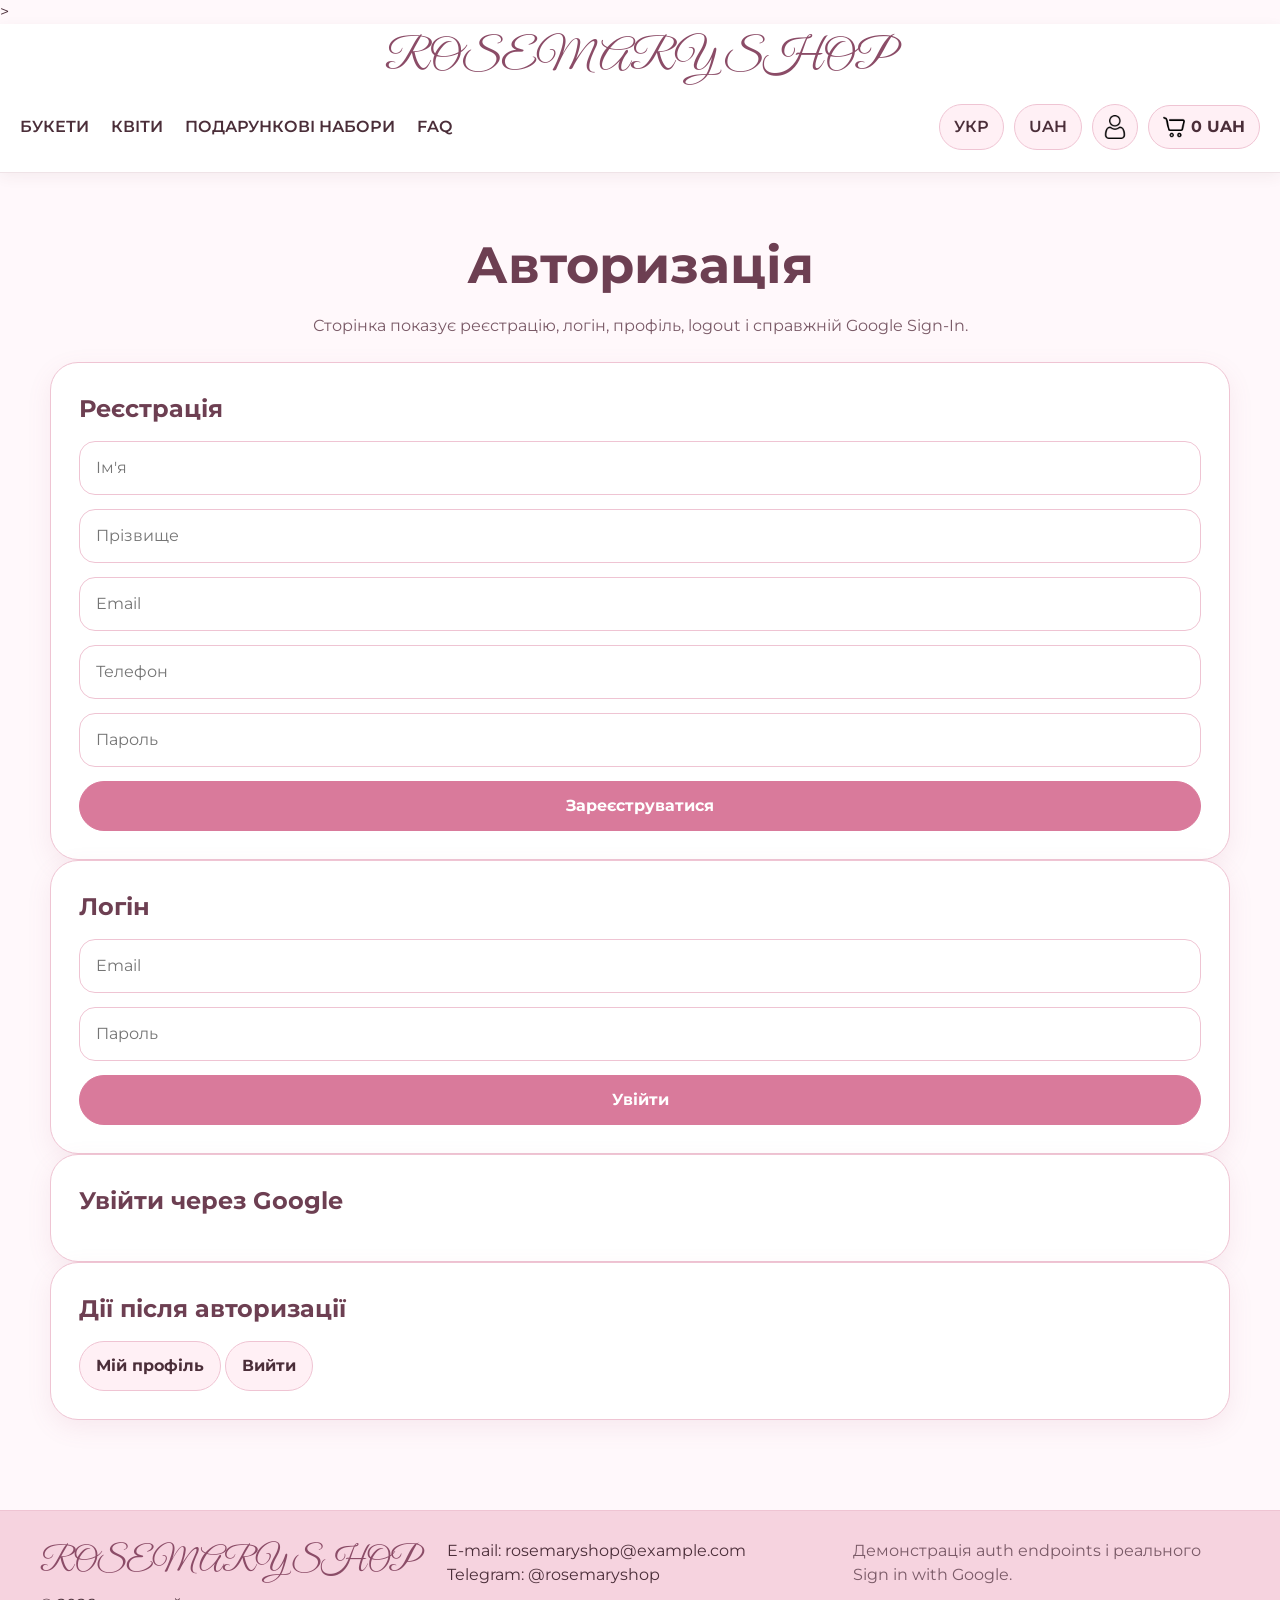
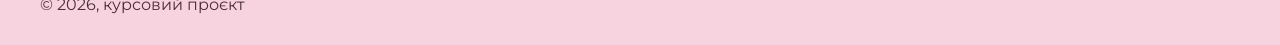
<file: frontend/auth.html>
<!DOCTYPE html>
<html lang="uk">
<head>
    <meta charset="UTF-8" />
    <meta name="viewport" content="width=device-width, initial-scale=1.0" />
    <title>Rosemary Shop — Авторизація</title>

    <link rel="preconnect" href="https://fonts.googleapis.com">
<link rel="preconnect" href="https://fonts.gstatic.com" crossorigin>
<link href="https://fonts.googleapis.com/css2?family=Montserrat:wght@400;500;600;700&family=Great+Vibes&display=swap" rel="stylesheet">
    >
    <link rel="stylesheet" href="styles.css" />
    <script src="https://accounts.google.com/gsi/client" async defer></script>
</head>
<body data-page="auth">

    <header class="site-header compact">
        <div class="top-brand">
            <a href="index.html" class="brand">ROSEMARY SHOP</a>
        </div>

        <div class="nav-row">
            <nav class="main-nav">
                <a href="products.html?category=Букети">БУКЕТИ</a>
                <a href="products.html?category=Квіти">КВІТИ</a>
                <a href="products.html?category=Подарункові набори">ПОДАРУНКОВІ НАБОРИ</a>
                <a href="faq.html">FAQ</a>
            </nav>

            <div class="header-actions">
                <button class="ghost-btn" type="button">УКР</button>

                <button class="ghost-btn" id="currencyBtn" type="button">UAH</button>

                <div class="currency-menu hidden" id="currencyMenu">
                    <button type="button">USD</button>
                    <button type="button">EUR</button>
                    <button type="button" class="active">UAH</button>
                    <button type="button">PLN</button>
                </div>

                <button class="icon-btn profile-avatar-btn" id="openProfileBtn" type="button">
                    <img src="images/profile.png" alt="Профіль" class="profile-avatar-img">
                </button>
                <button class="icon-btn cart-btn" id="openCartBtn" type="button">
                    <img src="images/cart.png" alt="Кошик" class="cart-avatar-img">
                    <span id="cartHeaderTotal">0 UAH</span>
                </button>
            </div>
        </div>
    </header>

    <main class="catalog-page">
        <section class="catalog-header">
            <h1>Авторизація</h1>
            <p>Сторінка показує реєстрацію, логін, профіль, logout і справжній Google Sign-In.</p>
        </section>

        <section class="container auth-layout">
            <div class="about-card">
                <h2>Реєстрація</h2>

                <div class="auth-form">
                    <input type="text" id="registerFirstName" placeholder="Ім'я">
                    <input type="text" id="registerLastName" placeholder="Прізвище">
                    <input type="email" id="registerEmail" placeholder="Email">
                    <input type="text" id="registerPhone" placeholder="Телефон">
                    <input type="password" id="registerPassword" placeholder="Пароль">
                    <button class="product-btn primary" id="registerBtn">Зареєструватися</button>
                </div>
            </div>

            <div class="about-card">
                <h2>Логін</h2>

                <div class="auth-form">
                    <input type="email" id="loginEmail" placeholder="Email">
                    <input type="password" id="loginPassword" placeholder="Пароль">
                    <button class="product-btn primary" id="loginBtn">Увійти</button>
                </div>
            </div>
        </section>

        <section class="container auth-layout">
            <div class="about-card">
                <h2>Увійти через Google</h2>
                <div id="googleButtonWrapper"></div>
</div>

            <div class="about-card">
                <h2>Дії після авторизації</h2>

                <div class="auth-actions">
                    <button class="product-btn" id="meBtn">Мій профіль</button>
                    <button class="product-btn" id="logoutBtn">Вийти</button>
                </div>
</div>
        </section>
</main>

    <footer class="site-footer">
        <div>
            <div class="footer-brand">ROSEMARY SHOP</div>
            <p>© 2026, курсовий проєкт</p>
        </div>

        <div>
            <p>E-mail: rosemaryshop@example.com</p>
            <p>Telegram: @rosemaryshop</p>
        </div>

        <div class="footer-note">
            Демонстрація auth endpoints і реального Sign in with Google.
        </div>
    </footer>

    <script type="module" src="js/main.js"></script>
</body>
</html>
</file>
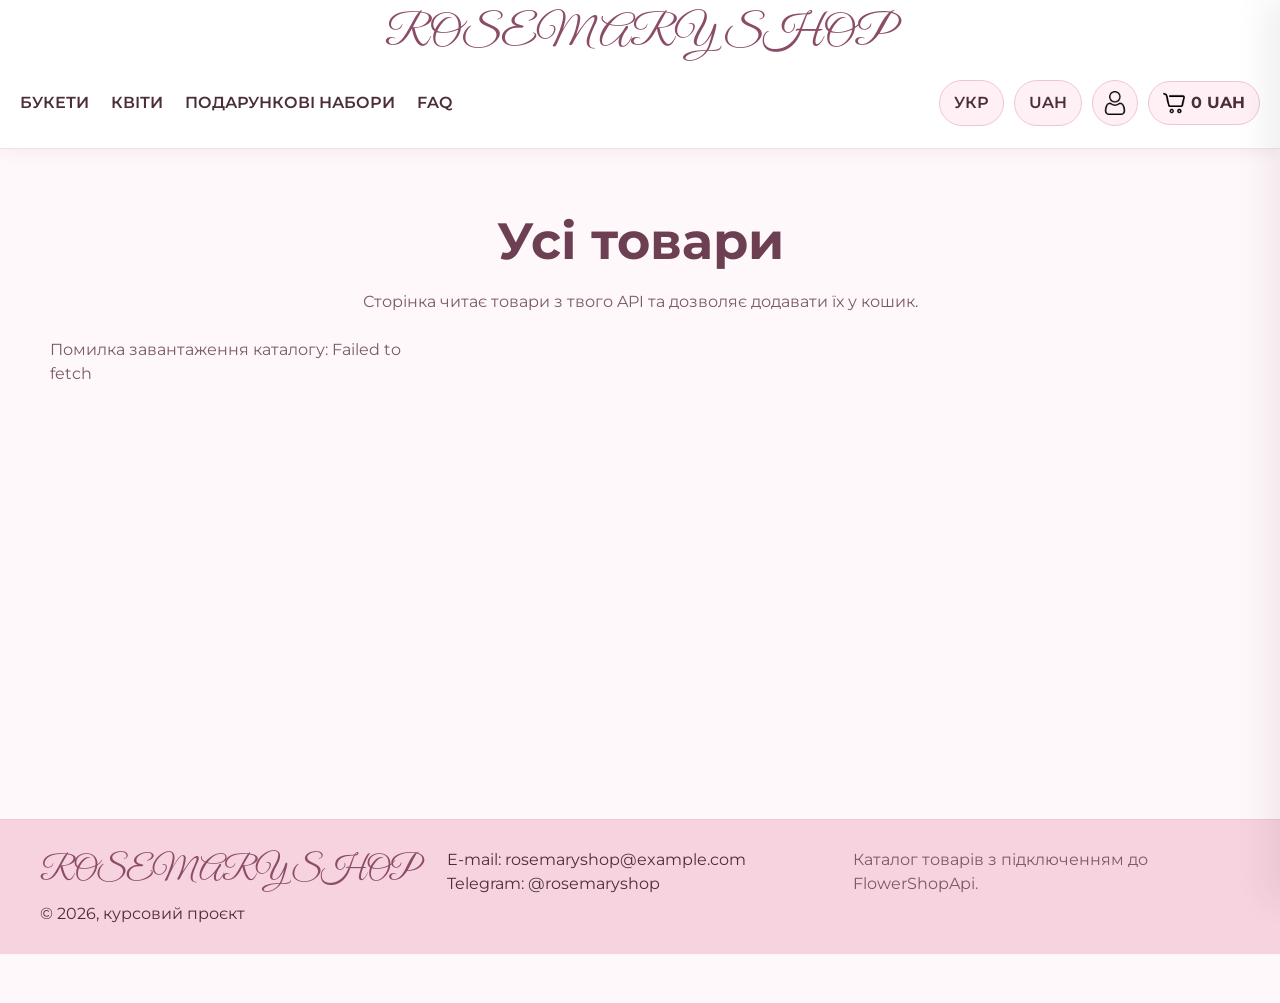
<file: frontend/checkout.html>
<!DOCTYPE html>
<html lang="uk">
<head>
  <meta charset="UTF-8" />
  <meta name="viewport" content="width=device-width, initial-scale=1.0" />
  <title>Rosemary Shop — Оформлення замовлення</title>
  <link rel="preconnect" href="https://fonts.googleapis.com">
  <link rel="preconnect" href="https://fonts.gstatic.com" crossorigin>
  <link href="https://fonts.googleapis.com/css2?family=Montserrat:wght@400;500;600;700&family=Great+Vibes&display=swap" rel="stylesheet">
  <link rel="stylesheet" href="styles.css" />
  <script src="https://accounts.google.com/gsi/client" async defer></script>
</head>
<body data-page="checkout">
  <header class="site-header compact">
    <div class="top-brand">
      <a href="index.html" class="brand">ROSEMARY SHOP</a>
    </div>

    <div class="nav-row">
      <nav class="main-nav">
                <a href="products.html?category=Букети">БУКЕТИ</a>
                <a href="products.html?category=Квіти">КВІТИ</a>
                <a href="products.html?category=Подарункові набори">ПОДАРУНКОВІ НАБОРИ</a>
                <a href="faq.html">FAQ</a>
            </nav>

      <div class="header-actions">
                <button class="ghost-btn" type="button">УКР</button>

                <button class="ghost-btn" id="currencyBtn" type="button">UAH</button>

                <div class="currency-menu hidden" id="currencyMenu">
                    <button type="button">USD</button>
                    <button type="button">EUR</button>
                    <button type="button" class="active">UAH</button>
                    <button type="button">PLN</button>
                </div>

                <button class="icon-btn profile-avatar-btn" id="openProfileBtn" type="button">
                    <img src="images/profile.png" alt="Профіль" class="profile-avatar-img">
                </button>
                <button class="icon-btn cart-btn" id="openCartBtn" type="button">
                    <img src="images/cart.png" alt="Кошик" class="cart-avatar-img">
                    <span id="cartHeaderTotal">0 UAH</span>
                </button>
            </div>
    </div>
  </header>

  <main class="checkout-page container">
    <section class="catalog-header admin-header">
      <h1>Оформлення замовлення</h1>
      <p>Етап <span id="checkoutStepLabel">1</span> з 2</p>
    </section>

    <section class="checkout-layout">
      <div class="checkout-main">
        <div class="checkout-step-block" id="checkoutStep1">
          <h2>Введіть дані для доставки</h2>

          <form id="checkoutStep1Form" class="checkout-grid">
            <div class="profile-field-page">
              <label>Ім'я</label>
              <input id="checkoutFirstName" required />
            </div>

            <div class="profile-field-page">
              <label>Прізвище</label>
              <input id="checkoutLastName" required />
            </div>

            <div class="profile-field-page">
              <label>По батькові</label>
              <input id="checkoutMiddleName" />
            </div>

            <div class="profile-field-page">
              <label>Телефон</label>
              <input id="checkoutPhone" required />
            </div>

            <div class="profile-field-page">
              <label>Ел. адреса</label>
              <input id="checkoutEmail" />
            </div>

            <div class="profile-field-page">
              <label>Країна</label>
              <input id="checkoutCountry" value="Україна" />
            </div>

            <div class="profile-field-page">
              <label>Місто</label>
              <input id="checkoutCity" required />
            </div>

            <div class="profile-field-page">
              <label>Край / область / регіон</label>
              <input id="checkoutRegion" required />
            </div>

            <div class="profile-field-page full-width">
              <label>Вулиця, будинок, квартира</label>
              <input id="checkoutStreet" required />
            </div>

            <div class="profile-field-page">
              <label>Поштовий індекс</label>
              <input id="checkoutPostal" />
            </div>

            <div class="profile-field-page full-width">
              <label>Коментар</label>
              <textarea id="checkoutComment" class="admin-textarea" placeholder="Коментар до замовлення"></textarea>
            </div>

            <div class="panel-actions">
              <button class="primary-btn" type="submit">ДАЛІ</button>
            </div>
          </form>
        </div>

        <div class="checkout-step-block hidden" id="checkoutStep2">
          <h2>Платіжна система</h2>

          <div class="payment-grid">
            <button class="payment-card active" type="button" data-payment="cash">Готівкою</button>
            <button class="payment-card" type="button" data-payment="visa">Visa Sandbox</button>
            <button class="payment-card" type="button" data-payment="mastercard">Mastercard Sandbox</button>
            <button class="payment-card" type="button" data-payment="applepay">Apple Pay Sandbox</button>
            <button class="payment-card" type="button" data-payment="googlepay">Google Pay Sandbox</button>
            <button class="payment-card" type="button" data-payment="crypto">Demo Pay</button>
          </div>

          <div class="sandbox-payment-box hidden" id="sandboxPaymentBox">
            <div class="sandbox-payment-header">
              <div>
                <h3>Тестова оплата</h3>
                <p>Це sandbox-режим для курсового проєкту. Реальні гроші не списуються.</p>
              </div>
              <span class="sandbox-badge">SANDBOX</span>
            </div>

            <div class="sandbox-test-cards">
              <button type="button" class="sandbox-chip" data-fill-card="success">Успішна карта</button>
              <button type="button" class="sandbox-chip" data-fill-card="decline">Відхилена карта</button>
            </div>

            <div class="sandbox-card-form">
              <div class="profile-field-page full-width">
                <label>Номер картки</label>
                <input id="sandboxCardNumber" inputmode="numeric" autocomplete="off" placeholder="4242 4242 4242 4242" />
              </div>

              <div class="profile-field-page">
                <label>Термін дії</label>
                <input id="sandboxCardExpiry" inputmode="numeric" autocomplete="off" placeholder="12/30" />
              </div>

              <div class="profile-field-page">
                <label>CVV</label>
                <input id="sandboxCardCvv" inputmode="numeric" autocomplete="off" placeholder="123" />
              </div>

              <div class="profile-field-page full-width">
                <label>Ім'я власника</label>
                <input id="sandboxCardName" autocomplete="off" placeholder="TEST USER" />
              </div>
            </div>

            <div class="sandbox-payment-status" id="sandboxPaymentStatus">
              Для успішного тесту використай 4242 4242 4242 4242.
            </div>
          </div>

          <div class="panel-actions checkout-actions">
            <button class="product-btn" id="checkoutBackBtn" type="button">Назад</button>
            <button class="primary-btn" id="checkoutSubmitBtn" type="button">ОФОРМИТИ ЗАМОВЛЕННЯ</button>
          </div>
        </div>
      </div>

      <aside class="checkout-summary">
        <div class="checkout-summary-box">
          <h3>Ваше замовлення</h3>
          <div id="checkoutItemsList"></div>
          <div class="checkout-total-box">
            <div class="summary-line">
              <span>Всього до оплати:</span>
              <strong id="checkoutTotalPrice">0 UAH</strong>
            </div>
          </div>
        </div>
      </aside>
    </section>
  </main>

  <footer class="site-footer">
    <div>
      <div class="footer-brand">ROSEMARY SHOP</div>
      <p>© 2026, курсовий проєкт</p>
    </div>

    <div>
      <p>E-mail: rosemaryshop@example.com</p>
      <p>Telegram: @rosemaryshop</p>
    </div>

    <div class="footer-note">
      Сторінка оформлення замовлення у два етапи.
    </div>
  </footer>

  <script type="module" src="js/main.js"></script>
</body>
</html>
</file>
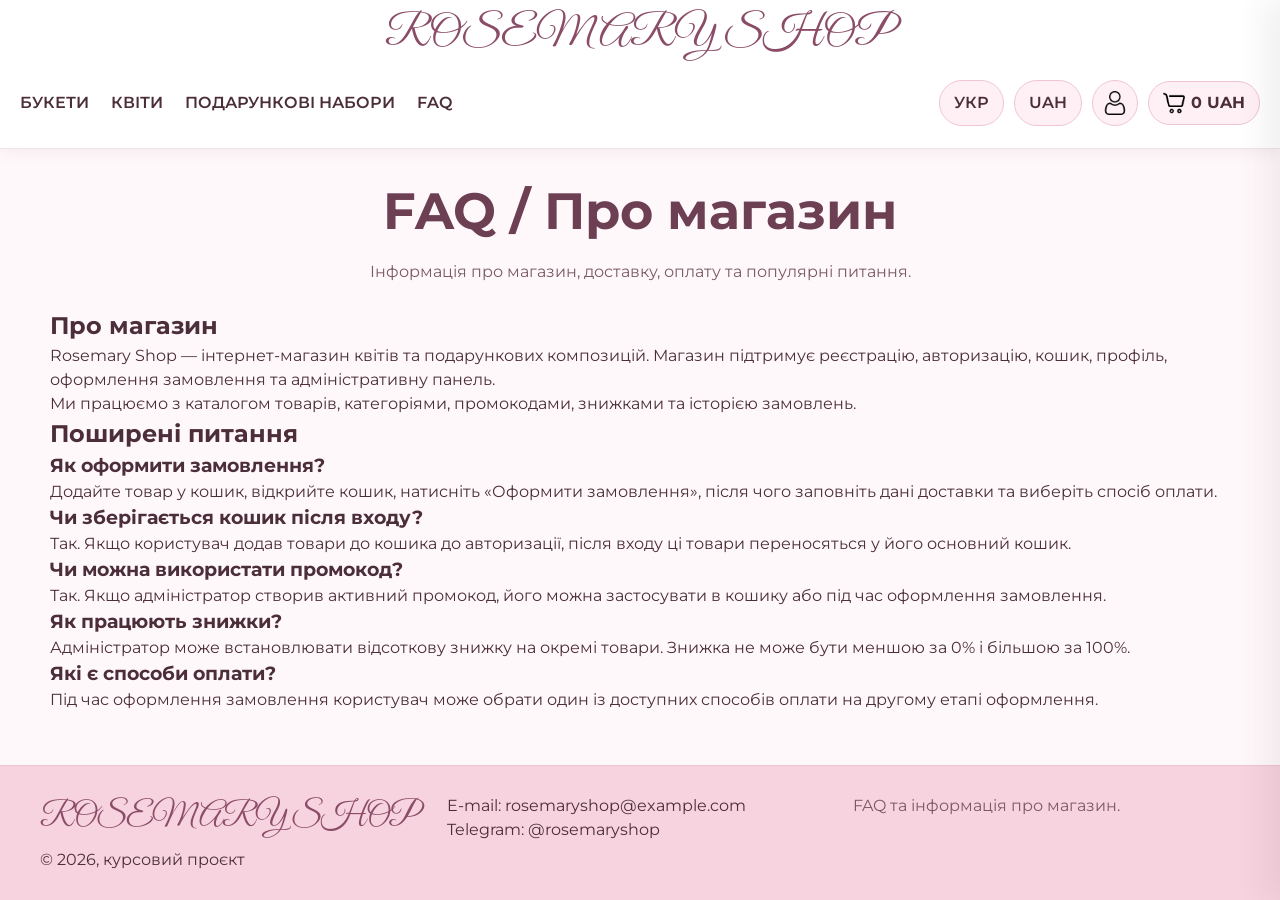
<file: frontend/faq.html>
<!DOCTYPE html>
<html lang="uk">
<head>
  <meta charset="UTF-8" />
  <meta name="viewport" content="width=device-width, initial-scale=1.0" />
  <title>Rosemary Shop — FAQ</title>
  <link rel="preconnect" href="https://fonts.googleapis.com">
  <link rel="preconnect" href="https://fonts.gstatic.com" crossorigin>
  <link href="https://fonts.googleapis.com/css2?family=Montserrat:wght@400;500;600;700&family=Great+Vibes&display=swap" rel="stylesheet">
  <link rel="stylesheet" href="styles.css" />
  <script src="https://accounts.google.com/gsi/client" async defer></script>
</head>
<body data-page="faq">
  <header class="site-header compact">
    <div class="top-brand">
      <a href="index.html" class="brand">ROSEMARY SHOP</a>
    </div>

    <div class="nav-row">
      <nav class="main-nav">
                <a href="products.html?category=Букети">БУКЕТИ</a>
                <a href="products.html?category=Квіти">КВІТИ</a>
                <a href="products.html?category=Подарункові набори">ПОДАРУНКОВІ НАБОРИ</a>
                <a href="faq.html">FAQ</a>
            </nav>

      <div class="header-actions">
                <button class="ghost-btn" type="button">УКР</button>

                <button class="ghost-btn" id="currencyBtn" type="button">UAH</button>

                <div class="currency-menu hidden" id="currencyMenu">
                    <button type="button">USD</button>
                    <button type="button">EUR</button>
                    <button type="button" class="active">UAH</button>
                    <button type="button">PLN</button>
                </div>

                <button class="icon-btn profile-avatar-btn" id="openProfileBtn" type="button">
                    <img src="images/profile.png" alt="Профіль" class="profile-avatar-img">
                </button>
                <button class="icon-btn cart-btn" id="openCartBtn" type="button">
                    <img src="images/cart.png" alt="Кошик" class="cart-avatar-img">
                    <span id="cartHeaderTotal">0 UAH</span>
                </button>
            </div>
    </div>
  </header>

  <main class="faq-page container">
    <section class="catalog-header admin-header">
      <h1>FAQ / Про магазин</h1>
      <p>Інформація про магазин, доставку, оплату та популярні питання.</p>
    </section>

    <section class="faq-layout">
      <div class="faq-block">
        <h2>Про магазин</h2>
        <p>Rosemary Shop — інтернет-магазин квітів та подарункових композицій. Магазин підтримує реєстрацію, авторизацію, кошик, профіль, оформлення замовлення та адміністративну панель.</p>
        <p>Ми працюємо з каталогом товарів, категоріями, промокодами, знижками та історією замовлень.</p>
      </div>

      <div class="faq-block">
        <h2>Поширені питання</h2>

        <div class="faq-item">
          <h3>Як оформити замовлення?</h3>
          <p>Додайте товар у кошик, відкрийте кошик, натисніть «Оформити замовлення», після чого заповніть дані доставки та виберіть спосіб оплати.</p>
        </div>

        <div class="faq-item">
          <h3>Чи зберігається кошик після входу?</h3>
          <p>Так. Якщо користувач додав товари до кошика до авторизації, після входу ці товари переносяться у його основний кошик.</p>
        </div>

        <div class="faq-item">
          <h3>Чи можна використати промокод?</h3>
          <p>Так. Якщо адміністратор створив активний промокод, його можна застосувати в кошику або під час оформлення замовлення.</p>
        </div>

        <div class="faq-item">
          <h3>Як працюють знижки?</h3>
          <p>Адміністратор може встановлювати відсоткову знижку на окремі товари. Знижка не може бути меншою за 0% і більшою за 100%.</p>
        </div>

        <div class="faq-item">
          <h3>Які є способи оплати?</h3>
          <p>Під час оформлення замовлення користувач може обрати один із доступних способів оплати на другому етапі оформлення.</p>
        </div>
      </div>
    </section>
  </main>

  <footer class="site-footer">
    <div>
      <div class="footer-brand">ROSEMARY SHOP</div>
      <p>© 2026, курсовий проєкт</p>
    </div>

    <div>
      <p>E-mail: rosemaryshop@example.com</p>
      <p>Telegram: @rosemaryshop</p>
    </div>

    <div class="footer-note">
      FAQ та інформація про магазин.
    </div>
  </footer>

  <script type="module" src="js/main.js"></script>
</body>
</html>
</file>
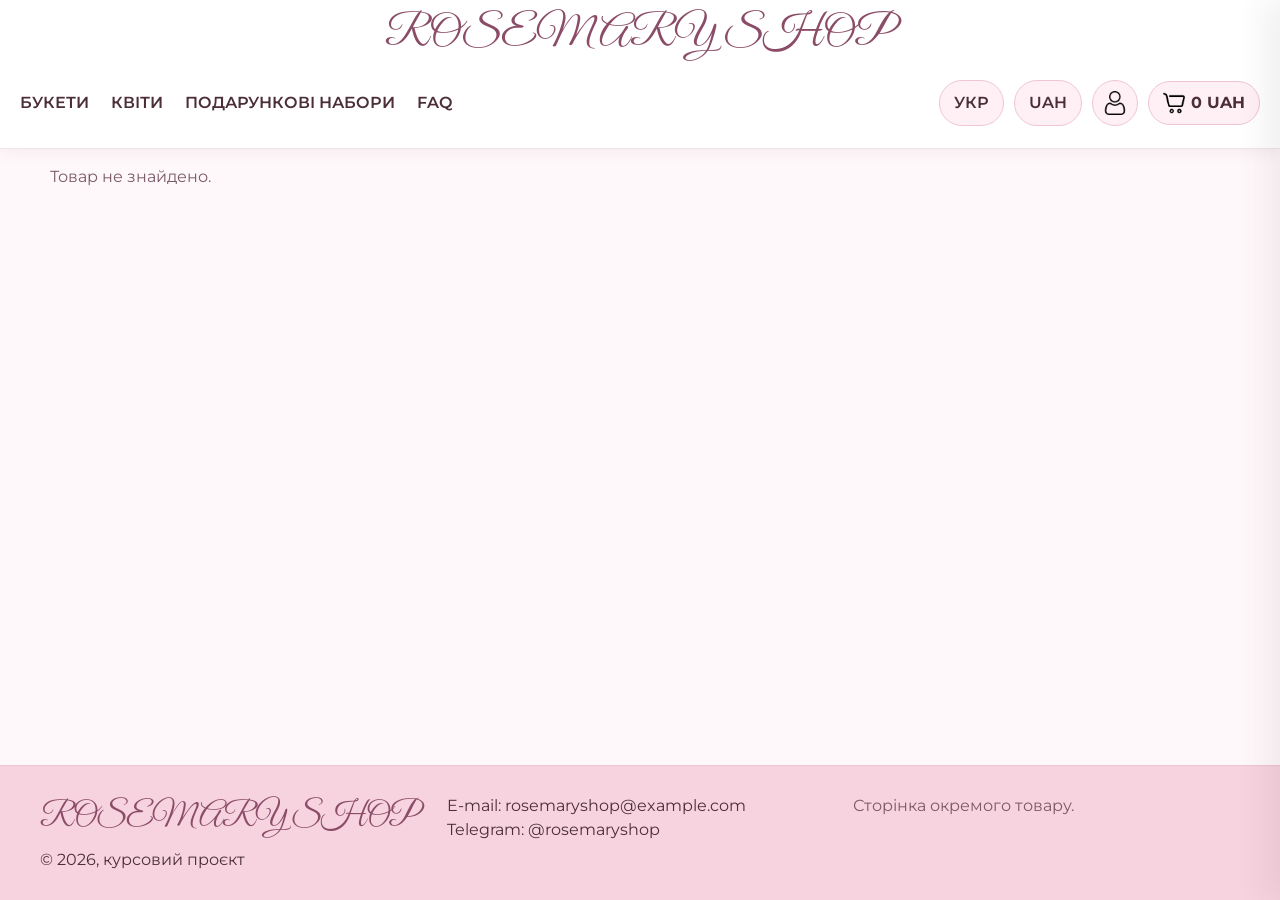
<file: frontend/product.html>
<!DOCTYPE html>
<html lang="uk">
<head>
  <meta charset="UTF-8" />
  <meta name="viewport" content="width=device-width, initial-scale=1.0" />
  <title>Rosemary Shop — Товар</title>
  <link rel="preconnect" href="https://fonts.googleapis.com">
  <link rel="preconnect" href="https://fonts.gstatic.com" crossorigin>
  <link href="https://fonts.googleapis.com/css2?family=Montserrat:wght@400;500;600;700&family=Great+Vibes&display=swap" rel="stylesheet">
  <link rel="stylesheet" href="styles.css" />
  <script src="https://accounts.google.com/gsi/client" async defer></script>
</head>
<body data-page="product">
  <header class="site-header compact">
    <div class="top-brand">
      <a href="index.html" class="brand">ROSEMARY SHOP</a>
    </div>

    <div class="nav-row">
      <nav class="main-nav">
                <a href="products.html?category=Букети">БУКЕТИ</a>
                <a href="products.html?category=Квіти">КВІТИ</a>
                <a href="products.html?category=Подарункові набори">ПОДАРУНКОВІ НАБОРИ</a>
                <a href="faq.html">FAQ</a>
            </nav>

      <div class="header-actions">
                <button class="ghost-btn" type="button">УКР</button>

                <button class="ghost-btn" id="currencyBtn" type="button">UAH</button>

                <div class="currency-menu hidden" id="currencyMenu">
                    <button type="button">USD</button>
                    <button type="button">EUR</button>
                    <button type="button" class="active">UAH</button>
                    <button type="button">PLN</button>
                </div>

                <button class="icon-btn profile-avatar-btn" id="openProfileBtn" type="button">
                    <img src="images/profile.png" alt="Профіль" class="profile-avatar-img">
                </button>
                <button class="icon-btn cart-btn" id="openCartBtn" type="button">
                    <img src="images/cart.png" alt="Кошик" class="cart-avatar-img">
                    <span id="cartHeaderTotal">0 UAH</span>
                </button>
            </div>
    </div>
  </header>

  <main class="container product-page-layout">
    <div id="productPageContent"></div>
  </main>

  <footer class="site-footer">
    <div>
      <div class="footer-brand">ROSEMARY SHOP</div>
      <p>© 2026, курсовий проєкт</p>
    </div>
    <div>
      <p>E-mail: rosemaryshop@example.com</p>
      <p>Telegram: @rosemaryshop</p>
    </div>
    <div class="footer-note">Сторінка окремого товару.</div>
  </footer>

  <script type="module" src="js/main.js"></script>
</body>
</html>
</file>
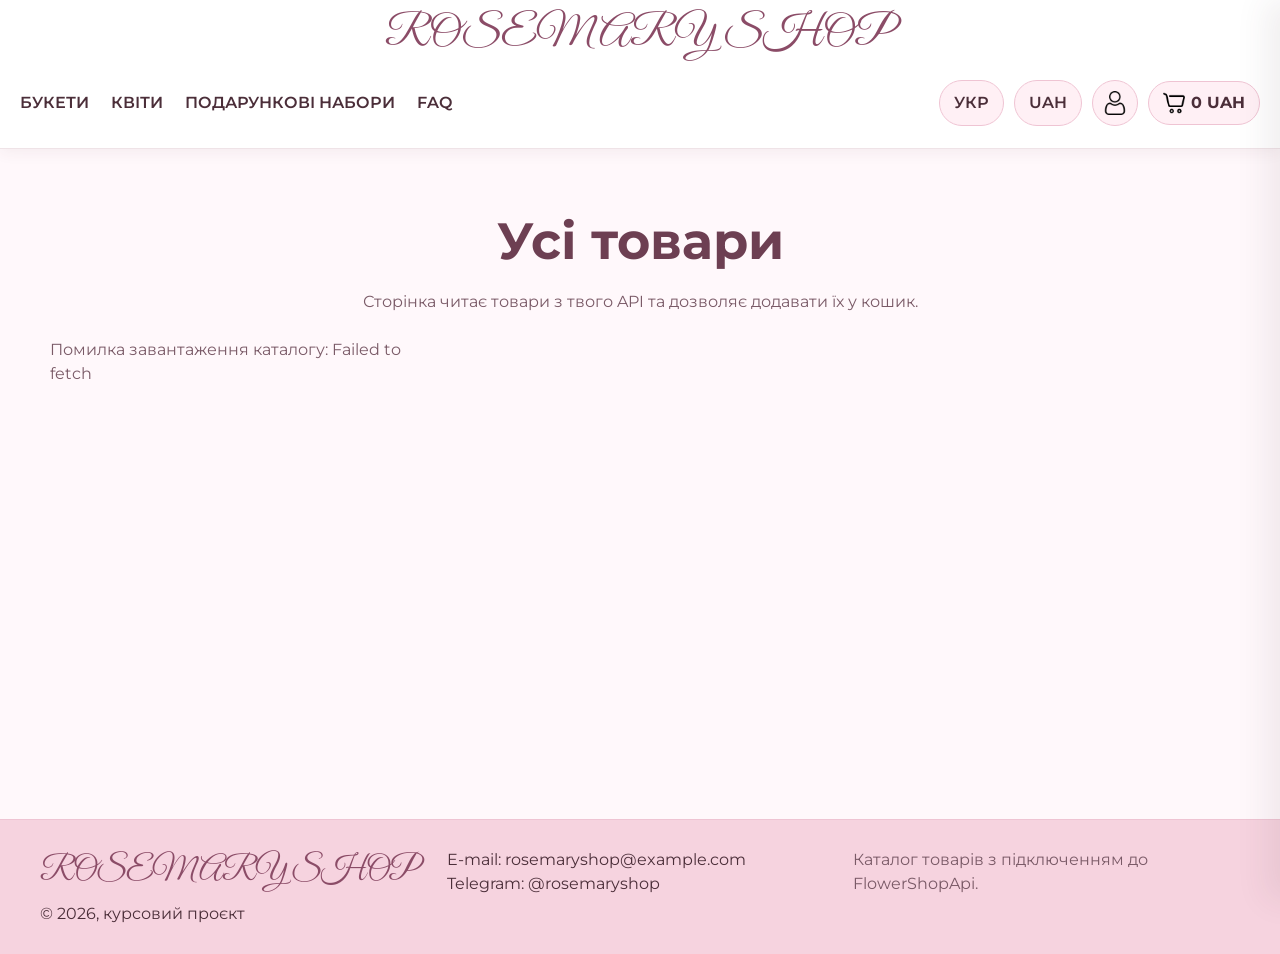
<file: frontend/products.html>
<!DOCTYPE html>
<html lang="uk">
<head>
  <meta charset="UTF-8" />
  <meta name="viewport" content="width=device-width, initial-scale=1.0" />
  <title>Rosemary Shop — Товари</title>
  <link rel="preconnect" href="https://fonts.googleapis.com">
  <link rel="preconnect" href="https://fonts.gstatic.com" crossorigin>
  <link href="https://fonts.googleapis.com/css2?family=Montserrat:wght@400;500;600;700&family=Great+Vibes&display=swap" rel="stylesheet">
  <link rel="stylesheet" href="styles.css" />
  <script src="https://accounts.google.com/gsi/client" async defer></script>
</head>
<body data-page="products">
  <header class="site-header compact">
    <div class="top-brand">
      <a href="index.html" class="brand">ROSEMARY SHOP</a>
    </div>

    <div class="nav-row">
      <nav class="main-nav">
                <a href="products.html?category=Букети">БУКЕТИ</a>
                <a href="products.html?category=Квіти">КВІТИ</a>
                <a href="products.html?category=Подарункові набори">ПОДАРУНКОВІ НАБОРИ</a>
                <a href="faq.html">FAQ</a>
            </nav>

      <div class="header-actions">
                <button class="ghost-btn" type="button">УКР</button>

                <button class="ghost-btn" id="currencyBtn" type="button">UAH</button>

                <div class="currency-menu hidden" id="currencyMenu">
                    <button type="button">USD</button>
                    <button type="button">EUR</button>
                    <button type="button" class="active">UAH</button>
                    <button type="button">PLN</button>
                </div>

                <button class="icon-btn profile-avatar-btn" id="openProfileBtn" type="button">
                    <img src="images/profile.png" alt="Профіль" class="profile-avatar-img">
                </button>
                <button class="icon-btn cart-btn" id="openCartBtn" type="button">
                    <img src="images/cart.png" alt="Кошик" class="cart-avatar-img">
                    <span id="cartHeaderTotal">0 UAH</span>
                </button>
            </div>
    </div>
  </header>

  <main class="catalog-page">
    <section class="catalog-header">
      <h1 id="catalogTitle">Каталог</h1>
      <p>Сторінка читає товари з твого API та дозволяє додавати їх у кошик.</p>
    </section>

    <section class="container">
      <div class="product-grid" id="catalogProducts">
        <article class="product-card skeleton-card"></article>
        <article class="product-card skeleton-card"></article>
        <article class="product-card skeleton-card"></article>
      </div>
    </section>
  </main>

  <footer class="site-footer">
    <div>
      <div class="footer-brand">ROSEMARY SHOP</div>
      <p>© 2026, курсовий проєкт</p>
    </div>

    <div>
      <p>E-mail: rosemaryshop@example.com</p>
      <p>Telegram: @rosemaryshop</p>
    </div>

    <div class="footer-note">
      Каталог товарів з підключенням до FlowerShopApi.
    </div>
  </footer>

  <script type="module" src="js/main.js"></script>
</body>
</html>
</file>
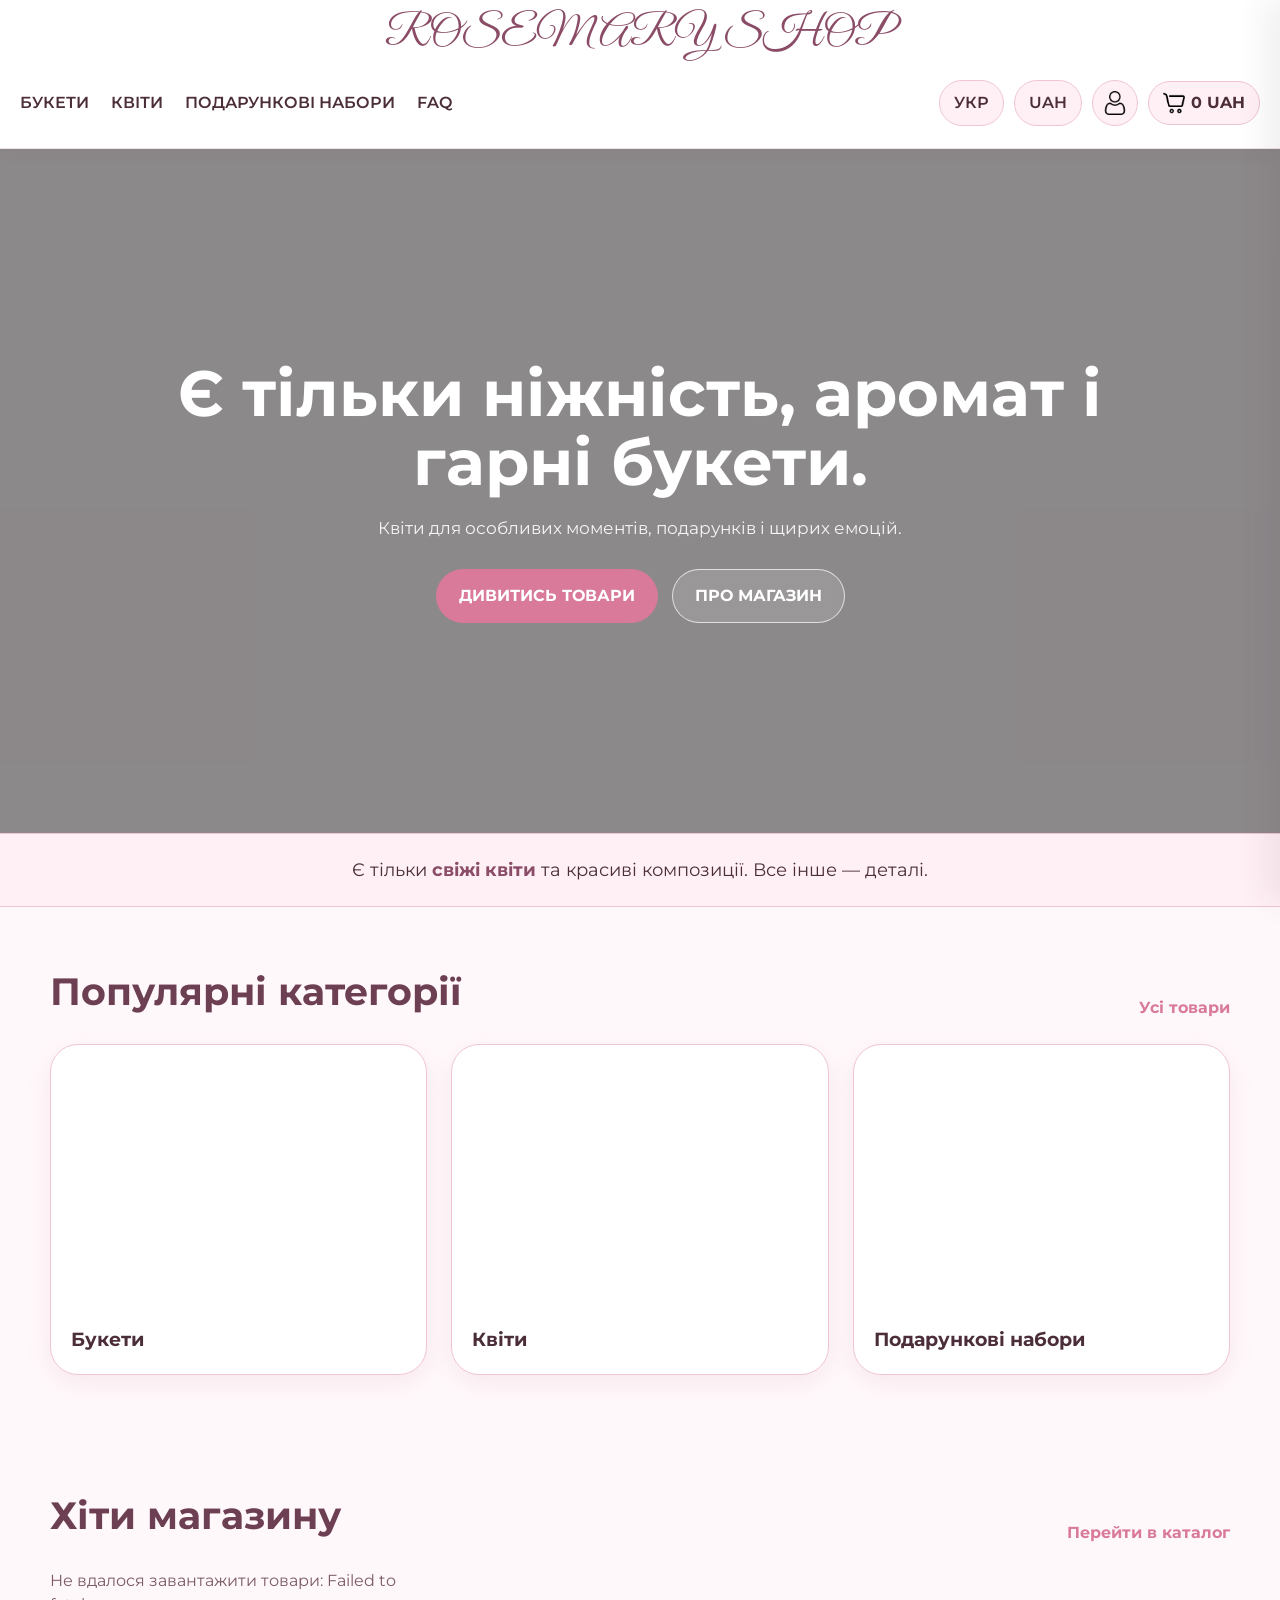
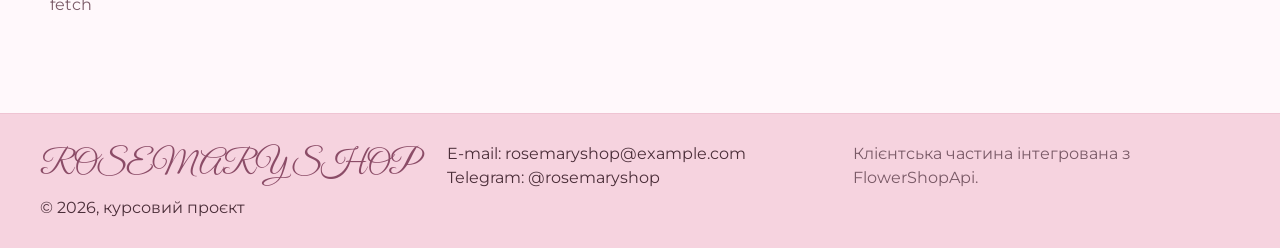
<file: frontend/profile.html>
<!DOCTYPE html>
<html lang="uk">
<head>
  <meta charset="UTF-8" />
  <meta name="viewport" content="width=device-width, initial-scale=1.0" />
  <title>Rosemary Shop — Профіль</title>
  <link rel="preconnect" href="https://fonts.googleapis.com">
  <link rel="preconnect" href="https://fonts.gstatic.com" crossorigin>
  <link href="https://fonts.googleapis.com/css2?family=Montserrat:wght@400;500;600;700&family=Great+Vibes&display=swap" rel="stylesheet">
  <link rel="stylesheet" href="styles.css" />
  <script src="https://accounts.google.com/gsi/client" async defer></script>
</head>
<body data-page="profile">
  <header class="site-header compact">
    <div class="top-brand">
      <a href="index.html" class="brand">ROSEMARY SHOP</a>
    </div>

    <div class="nav-row">
      <nav class="main-nav">
                <a href="products.html?category=Букети">БУКЕТИ</a>
                <a href="products.html?category=Квіти">КВІТИ</a>
                <a href="products.html?category=Подарункові набори">ПОДАРУНКОВІ НАБОРИ</a>
                <a href="faq.html">FAQ</a>
            </nav>

      <div class="header-actions">
                <button class="ghost-btn" type="button">УКР</button>

                <button class="ghost-btn" id="currencyBtn" type="button">UAH</button>

                <div class="currency-menu hidden" id="currencyMenu">
                    <button type="button">USD</button>
                    <button type="button">EUR</button>
                    <button type="button" class="active">UAH</button>
                    <button type="button">PLN</button>
                </div>

                <button class="icon-btn profile-avatar-btn" id="openProfileBtn" type="button">
                    <img src="images/profile.png" alt="Профіль" class="profile-avatar-img">
                </button>
                <button class="icon-btn cart-btn" id="openCartBtn" type="button">
                    <img src="images/cart.png" alt="Кошик" class="cart-avatar-img">
                    <span id="cartHeaderTotal">0 UAH</span>
                </button>
            </div>
    </div>
  </header>

  <main class="profile-page container">
    <section class="catalog-header admin-header">
      <h1>Мій акаунт</h1>
      <p>Особисті дані, адреса доставки, пароль і історія замовлень.</p>
    </section>

    <section class="profile-layout-page">
      <div class="profile-sidebar-page">
        <button class="profile-side-link active" type="button" data-profile-tab="info">Особисті дані</button>
        <button class="profile-side-link" type="button" data-profile-tab="orders">Мої замовлення</button>
        <button class="profile-side-link" type="button" data-profile-tab="security">Безпека</button>
        <button class="profile-side-link hidden" type="button" id="adminPanelLinkBtn">Адмін панель</button>
        <button class="primary-btn" id="logoutBtnPage" type="button">ВИЙТИ З АКАУНТУ</button>
      </div>

      <div class="profile-main-page">
        <section class="profile-tab-section" id="profileTabInfo">
          <div class="profile-block-page">
            <h2>Особисті дані</h2>
            <form id="profileFormPage" class="profile-grid-page">
              <div class="profile-field-page">
                <label>Ім'я</label>
                <input id="profileFirstNamePage" />
              </div>
              <div class="profile-field-page">
                <label>Прізвище</label>
                <input id="profileLastNamePage" />
              </div>
              <div class="profile-field-page">
                <label>По батькові</label>
                <input id="profileMiddleNamePage" />
              </div>
              <div class="profile-field-page">
                <label>Телефон</label>
                <input id="profilePhonePage" />
              </div>
              <div class="profile-field-page full-width">
                <label>Email</label>
                <input id="profileEmailPage" readonly />
              </div>

              <div class="profile-field-page">
                <label>Країна</label>
                <input id="profileCountryPage" value="Україна" />
              </div>
              <div class="profile-field-page">
                <label>Місто</label>
                <input id="profileCityPage" />
              </div>
              <div class="profile-field-page">
                <label>Край / область / регіон</label>
                <input id="profileRegionPage" />
              </div>
              <div class="profile-field-page">
                <label>Поштовий індекс</label>
                <input id="profilePostalPage" />
              </div>
              <div class="profile-field-page full-width">
                <label>Вулиця, будинок, квартира</label>
                <input id="profileStreetPage" />
              </div>

              <div class="panel-actions">
                <button class="primary-btn" type="submit">ЗБЕРЕГТИ ПРОФІЛЬ</button>
              </div>
            </form>
          </div>
        </section>

        <section class="profile-tab-section hidden" id="profileTabOrders">
          <div class="profile-block-page">
            <h2>Мої замовлення</h2>
            <div id="profileOrdersListPage"></div>
          </div>
        </section>

        <section class="profile-tab-section hidden" id="profileTabSecurity">
          <div class="profile-block-page">
            <h2>Безпека</h2>
            <form id="changePasswordFormPage" class="auth-form">
              <input type="password" id="currentPasswordPage" placeholder="Поточний пароль" required />
              <input type="password" id="newPasswordPage" placeholder="Новий пароль" required />
              <button class="primary-btn" type="submit">ЗМІНИТИ ПАРОЛЬ</button>
            </form>

            <div class="profile-google-login-block">
              <h3>Авторизація через Google</h3>
              <p class="muted">Google-вхід доступний навіть якщо ви вже авторизовані.</p>
              <div id="googleProfileButtonWrap"></div>
            </div>
          </div>
        </section>
      </div>
    </section>
  </main>

  <footer class="site-footer">
    <div>
      <div class="footer-brand">ROSEMARY SHOP</div>
      <p>© 2026, курсовий проєкт</p>
    </div>

    <div>
      <p>E-mail: rosemaryshop@example.com</p>
      <p>Telegram: @rosemaryshop</p>
    </div>

    <div class="footer-note">
      Персональний кабінет користувача.
    </div>
  </footer>

  <script type="module" src="js/main.js"></script>
</body>
</html>
</file>
<file: frontend/styles.css>
* {
  box-sizing: border-box;
  margin: 0;
  padding: 0;
}

:root {
  --bg-main: #fff8fb;
  --bg-soft: #fff0f5;
  --bg-card: #ffffff;
  --text-main: #4b2e39;
  --text-soft: #7a5a67;
  --text-accent: #8b4c67;
  --border-soft: #efc4d3;
  --btn-main: #d97a9b;
  --btn-main-hover: #c76588;
  --btn-soft: #fff0f5;
  --shadow-soft: 0 10px 30px rgba(188, 117, 146, .12);
  --shadow-card: 0 8px 24px rgba(173, 99, 131, .1);
}

html {
  min-height: 100%;
  scroll-behavior: smooth;
  scrollbar-width: none;
  -ms-overflow-style: none;
}

html::-webkit-scrollbar,
body::-webkit-scrollbar {
  display: none;
}

body {
  min-height: 100vh;
  display: flex;
  flex-direction: column;
  font-family: 'Montserrat', sans-serif;
  background: var(--bg-main);
  color: var(--text-main);
  line-height: 1.5;
}

body > main {
  flex: 1 0 auto;
}

a {
  text-decoration: none;
  color: inherit;
}

button,
input,
select,
textarea {
  font: inherit;
}

button {
  cursor: pointer;
  border: none;
  background: none;
}

img {
  max-width: 100%;
  display: block;
}

.container {
  width: min(1180px, calc(100% - 40px));
  margin: 0 auto;
}

.hidden {
  display: none !important;
}

.site-header,
.site-header.compact {
  position: relative;
  z-index: 50;
  width: 100%;
  background: rgba(255, 255, 255, .96);
  backdrop-filter: blur(10px);
  border-bottom: 1px solid rgba(235, 220, 226, .8);
  box-shadow: 0 4px 14px rgba(80, 45, 58, .06);
}

.top-brand {
  height: 72px;
  display: flex;
  align-items: center;
  justify-content: center;
  padding: 0 16px;
}

.brand {
  font-family: 'Great Vibes', cursive;
  font-size: 2.6rem;
  color: #8b4c67;
  letter-spacing: 1px;
  line-height: 1;
}

.nav-row {
  min-height: 76px;
  width: min(1240px, calc(100% - 40px));
  margin: 0 auto;
  display: flex;
  align-items: center;
  justify-content: space-between;
  gap: 18px;
  padding: 0 0 14px;
}

.main-nav {
  display: flex;
  align-items: center;
  gap: 22px;
  flex-wrap: nowrap;
}

.main-nav a {
  color: #4b2e39;
  font-weight: 600;
  transition: .2s ease;
}

.main-nav a:hover {
  color: #b55c82;
}

.header-actions {
  position: relative;
  display: flex;
  align-items: center;
  gap: 10px;
}

.ghost-btn,
.icon-btn,
.product-btn,
.primary-btn,
.secondary-btn {
  transition: .2s ease;
}

.ghost-btn {
  background: var(--btn-soft);
  color: var(--text-main);
  border: 1px solid var(--border-soft);
  padding: 10px 14px;
  border-radius: 999px;
  font-weight: 600;
}

.ghost-btn:hover {
  background: #ffe4ee;
}

.icon-btn {
  min-width: 44px;
  height: 44px;
  padding: 0 14px;
  background: var(--btn-soft);
  border: 1px solid var(--border-soft);
  border-radius: 999px;
  color: var(--text-main);
  display: inline-flex;
  align-items: center;
  justify-content: center;
  gap: 6px;
  font-weight: 600;
}

.icon-btn:hover {
  background: #ffe4ee;
}

.currency-menu {
  z-index: 200;
  position: absolute;
  top: calc(100% + 8px);
  right: 80px;
  display: grid;
  gap: 6px;
  background: #fff;
  border: 1px solid var(--border-soft);
  border-radius: 16px;
  box-shadow: var(--shadow-soft);
  padding: 10px;
  min-width: 100px;
  z-index: 1000;
}

.currency-menu button {
  padding: 8px 10px;
  border-radius: 10px;
  color: var(--text-main);
  text-align: left;
}

.currency-menu button:hover,
.currency-menu button.active {
  background: var(--bg-soft);
}

.hero {
  position: relative;
  min-height: 76vh;
  display: flex;
  align-items: center;
  justify-content: center;
  overflow: hidden;
  background: url('https://images.unsplash.com/photo-1519378058457-4c29a0a2efac?auto=format&fit=crop&w=1600&q=80') center/cover no-repeat;
}

.hero-overlay {
  position: absolute;
  inset: 0;
  background: rgba(0, 0, 0, .45);
}

.hero-content {
  position: relative;
  z-index: 1;
  width: min(1000px, calc(100% - 40px));
  text-align: center;
  color: #fff;
  padding: 80px 0;
}

.hero-content h1 {
  font-size: clamp(2.4rem, 5vw, 4.8rem);
  line-height: 1.08;
  margin-bottom: 18px;
}

.hero-subtitle {
  max-width: 720px;
  margin: 0 auto 28px;
  font-size: 1.08rem;
  color: rgba(255, 255, 255, .92);
}

.hero-buttons {
  display: flex;
  justify-content: center;
  gap: 14px;
  flex-wrap: wrap;
}

.primary-btn,
.secondary-btn {
  display: inline-flex;
  align-items: center;
  justify-content: center;
  padding: 14px 22px;
  border-radius: 999px;
  font-weight: 700;
}

.primary-btn,
.product-btn.primary {
  background: var(--btn-main);
  color: #fff;
  border: 1px solid var(--btn-main);
}

.primary-btn:hover,
.product-btn.primary:hover {
  background: var(--btn-main-hover);
  border-color: var(--btn-main-hover);
}

.secondary-btn {
  background: rgba(255, 255, 255, .12);
  color: #fff;
  border: 1px solid rgba(255, 255, 255, .7);
  backdrop-filter: blur(6px);
}

.secondary-btn:hover {
  background: rgba(255, 255, 255, .2);
}

.quote-strip {
  background: var(--bg-soft);
  border-top: 1px solid var(--border-soft);
  border-bottom: 1px solid var(--border-soft);
  padding: 22px 20px;
  text-align: center;
}

.quote-strip p {
  font-size: 1.15rem;
  color: var(--text-main);
}

.quote-strip span {
  color: var(--text-accent);
  font-weight: 700;
}

.categories-preview,
.featured,
.about-section {
  padding: 56px 0;
}

.section-head {
  display: flex;
  align-items: flex-end;
  justify-content: space-between;
  gap: 14px;
  margin-bottom: 24px;
  flex-wrap: wrap;
}

.section-head h2 {
  font-size: clamp(1.7rem, 3vw, 2.4rem);
  color: #6d3f52;
}

.section-head a {
  color: var(--btn-main);
  font-weight: 700;
}

.section-head a:hover {
  text-decoration: underline;
}

.category-grid,
.product-grid,
.about-section,
.admin-grid {
  display: grid;
  gap: 24px;
}

.category-grid,
.product-grid {
  grid-template-columns: repeat(3, minmax(0, 1fr));
}

.about-section,
.admin-grid {
  grid-template-columns: 1fr 1fr;
}

.category-card,
.product-card,
.about-card,
.admin-card {
  background: #fff;
  border: 1px solid var(--border-soft);
  border-radius: 28px;
  overflow: hidden;
  box-shadow: var(--shadow-card);
}

.category-card {
  transition: transform .2s ease, box-shadow .2s ease;
}

.category-card:hover {
  transform: translateY(-4px);
  box-shadow: 0 14px 30px rgba(176, 95, 127, .14);
}

.category-image {
  height: 260px;
  background-size: cover;
  background-position: center;
}

.bouquet-bg {
  background-image: url('https://images.unsplash.com/photo-1526047932273-341f2a7631f9?auto=format&fit=crop&w=1000&q=80');
}

.flowers-bg {
  background-image: url('https://images.unsplash.com/photo-1490750967868-88aa4486c946?auto=format&fit=crop&w=1000&q=80');
}

.gifts-bg {
  background-image: url('https://images.unsplash.com/photo-1513201099705-a9746e1e201f?auto=format&fit=crop&w=1000&q=80');
}

.category-title {
  padding: 20px;
  font-size: 1.2rem;
  font-weight: 700;
  color: var(--text-main);
}

.product-card {
  position: relative;
  min-height: 440px;
  display: flex;
  flex-direction: column;
}

.product-price {
  position: absolute;
  top: 18px;
  right: 18px;
  z-index: 2;
  background: rgba(255, 255, 255, .92);
  color: var(--text-accent);
  border: 1px solid var(--border-soft);
  padding: 8px 12px;
  border-radius: 999px;
  font-weight: 700;
  box-shadow: var(--shadow-soft);
}

.product-image {
  position: relative;
  flex: 0 0 220px;
  height: 220px;
  background: #ffffff;
  display: flex;
  align-items: center;
  justify-content: center;
  overflow: hidden;
}

.product-image img {
  width: 100%;
  height: 100%;
  object-fit: contain;
  padding: 12px;
  box-sizing: border-box;
}

.product-body {
  padding: 22px;
  display: grid;
  gap: 12px;
}

.product-name {
  font-size: 1.25rem;
  font-weight: 700;
}

.product-meta {
  color: var(--text-soft);
  font-size: .98rem;
}

.product-actions {
  display: flex;
  gap: 10px;
  flex-wrap: wrap;
  margin-top: 6px;
}

.product-btn {
  padding: 12px 16px;
  border-radius: 999px;
  background: var(--btn-soft);
  color: var(--text-main);
  border: 1px solid var(--border-soft);
  font-weight: 700;
}

.product-btn:hover {
  background: #ffe4ee;
}

.skeleton-card {
  min-height: 440px;
  background: linear-gradient(90deg, #fff 0%, #fff4f8 35%, #fff 70%);
  background-size: 200% 100%;
  animation: shimmer 1.4s infinite linear;
}

@keyframes shimmer {
  from {
    background-position: 200% 0;
  }

  to {
    background-position: -200% 0;
  }
}

.about-card,
.admin-card {
  padding: 28px;
}

.about-card h2,
.admin-card h2 {
  margin-bottom: 14px;
  color: #6d3f52;
}

.about-card p+p {
  margin-top: 12px;
}

.catalog-page {
  min-height: 70vh;
  padding-bottom: 50px;
}

.catalog-header {
  text-align: center;
  padding: 54px 20px 24px;
}

.catalog-header h1 {
  font-size: clamp(2rem, 4vw, 3.4rem);
  color: #6d3f52;
  margin-bottom: 10px;
}

.catalog-header p {
  color: var(--text-soft);
  max-width: 720px;
  margin: 0 auto;
}

.toolbar {
  margin-bottom: 24px;
}

.toolbar-note {
  background: var(--bg-soft);
  border: 1px solid var(--border-soft);
  color: var(--text-soft);
  border-radius: 18px;
  padding: 14px 16px;
}

.toolbar-note code {
  color: var(--text-accent);
  font-weight: 700;
}

.site-footer {
  background: #f6d3df;
  border-top: 1px solid var(--border-soft);
  padding: 28px min(40px, 5vw);
  display: grid;
  grid-template-columns: 1fr 1fr 1fr;
  gap: 20px;
  color: var(--text-main);
  width: 100%;
  margin-top: 40px;
}

.footer-brand {
  font-family: 'Great Vibes', cursive;
  font-size: 2rem;
  color: var(--text-accent);
  margin-bottom: 6px;
}

.footer-note {
  color: var(--text-soft);
}

.auth-form {
  display: grid;
  gap: 14px;
}

.auth-form input,
.admin-select,
.admin-textarea {
  width: 100%;
  padding: 14px 16px;
  border-radius: 16px;
  border: 1px solid var(--border-soft);
  background: #fff;
  color: var(--text-main);
}

.admin-textarea {
  min-height: 120px;
  resize: vertical;
}

.admin-checkbox {
  display: flex;
  align-items: center;
  gap: 10px;
  color: var(--text-main);
}

.form-row {
  display: flex;
  gap: 12px;
  flex-wrap: wrap;
}

.result-box {
  background: #fff7fa;
  color: var(--text-main);
  border: 1px solid var(--border-soft);
  padding: 16px;
  border-radius: 16px;
  min-height: 140px;
  overflow: auto;
  white-space: pre-wrap;
  word-break: break-word;
}

.admin-page {
  padding: 32px 0 60px;
}

.admin-header {
  padding-top: 24px;
}

.admin-list-head {
  margin-bottom: 18px;
}

.admin-products-list {
  display: grid;
  gap: 14px;
}

.admin-product-item {
  border: 1px solid var(--border-soft);
  border-radius: 18px;
  padding: 16px;
  display: grid;
  gap: 10px;
  background: #fffafc;
}

.admin-product-head {
  display: flex;
  justify-content: space-between;
  gap: 12px;
  align-items: center;
}

.admin-product-actions {
  display: flex;
  gap: 10px;
  flex-wrap: wrap;
}

.admin-empty {
  color: var(--text-soft);
}

.overlay {
  position: fixed;
  inset: 0;
  background: rgba(40, 18, 28, .28);
  opacity: 1;
  visibility: visible;
  transition: .25s ease;
  z-index: 998;
}

.overlay.hidden {
  opacity: 0;
  visibility: hidden;
  pointer-events: none;
}

.side-panel {
  position: fixed;
  top: 0;
  right: 0;
  width: min(420px, 100%);
  height: 100vh;
  background: #fffafc;
  border-left: 1px solid var(--border-soft);
  box-shadow: -14px 0 30px rgba(80, 45, 58, .08);
  z-index: 999;
  transform: translateX(0);
  transition: transform .28s ease, opacity .28s ease;
  display: flex;
  flex-direction: column;
}

.side-panel.hidden {
  transform: translateX(100%);
  opacity: 0;
  pointer-events: none;
}

.side-panel-header {
  display: flex;
  align-items: center;
  justify-content: space-between;
  padding: 20px 22px;
  border-bottom: 1px solid var(--border-soft);
}

.side-panel-title {
  font-size: 1.9rem;
  color: #6d3f52;
  font-weight: 700;
}

.side-panel-close {
  font-size: 1.8rem;
  color: #9a6c7f;
  background: transparent;
}

.side-panel-body {
  padding: 20px 22px 28px;
  overflow-y: auto;
  display: grid;
  gap: 18px;
}

.side-panel-section {
  border: 1px solid var(--border-soft);
  border-radius: 20px;
  padding: 16px;
  background: #fff;
}

.side-panel-section h3 {
  margin-bottom: 12px;
  color: #6d3f52;
}

.summary-box {
  display: grid;
  gap: 14px;
}

.summary-line {
  display: flex;
  justify-content: space-between;
  align-items: center;
}

.summary-total {
  font-size: 1.4rem;
  color: #000;
}

.empty-state {
  color: var(--text-soft);
}

.drawer-item {
  display: grid;
  grid-template-columns: 88px 1fr;
  gap: 14px;
  align-items: start;
  border-bottom: 1px solid #f2d9e3;
  padding-bottom: 14px;
  margin-bottom: 14px;
}

.drawer-item:last-child {
  border-bottom: none;
  margin-bottom: 0;
  padding-bottom: 0;
}

.drawer-item-image {
  width: 88px;
  height: 88px;
  border-radius: 16px;
  overflow: hidden;
  background: #ffeef4;
  display: flex;
  align-items: center;
  justify-content: center;
}

.drawer-item-image img {
  width: 100%;
  height: 100%;
  object-fit: cover;
}

.drawer-item-name {
  font-weight: 700;
  margin-bottom: 4px;
}

.drawer-item-meta {
  color: var(--text-soft);
  font-size: .95rem;
  margin-bottom: 6px;
}

.drawer-item-actions {
  display: flex;
  justify-content: space-between;
  align-items: center;
  gap: 12px;
}

.drawer-item-remove {
  color: #b85d80;
  font-size: .92rem;
  margin-top: 6px;
}

.qty-row {
  display: inline-flex;
  align-items: center;
  gap: 10px;
  padding: 8px 10px;
  border: 1px solid var(--border-soft);
  border-radius: 999px;
}

.qty-minus,
.qty-plus {
  width: 20px;
  height: 20px;
  display: flex;
  align-items: center;
  justify-content: center;
}

.auth-modal {
  position: fixed;
  inset: 0;
  z-index: 999;
  display: flex;
  align-items: center;
  justify-content: center;
  padding: 20px;
}

.auth-modal.hidden {
  opacity: 0;
  visibility: hidden;
  pointer-events: none;
}

.auth-modal-box {
  width: min(460px, 100%);
  background: #fffafc;
  border: 1px solid var(--border-soft);
  border-radius: 28px;
  box-shadow: 0 20px 60px rgba(97, 46, 67, .22);
  padding: 28px 24px 22px;
  position: relative;
}

.auth-modal-close {
  position: absolute;
  top: 14px;
  right: 16px;
  font-size: 1.8rem;
  line-height: 1;
  color: #9a6c7f;
}

.auth-modal-tabs {
  display: flex;
  gap: 10px;
  margin-bottom: 22px;
}

.auth-tab {
  flex: 1;
  padding: 12px 14px;
  border-radius: 999px;
  background: #fff0f5;
  border: 1px solid var(--border-soft);
  color: #7a4960;
  font-weight: 700;
}

.auth-tab.active {
  background: var(--btn-main);
  color: #fff;
  border-color: var(--btn-main);
}

.auth-panel h2 {
  text-align: center;
  margin-bottom: 18px;
  color: #6d3f52;
  font-size: 1.9rem;
}

.notice {
  margin-top: 18px;
  background: #fff7fa;
  border: 1px solid var(--border-soft);
  border-radius: 18px;
  padding: 14px;
  min-height: 120px;
  color: #4b2e39;
  white-space: pre-wrap;
  word-break: break-word;
  font-family: monospace;
  font-size: .92rem;
}

.profile-page {
  min-height: calc(100vh - 220px);
}

.profile-grid {
  display: grid;
  grid-template-columns: 1fr 1fr;
  gap: 12px;
}

.profile-field {
  display: grid;
  gap: 6px;
}

.profile-field label {
  font-size: .92rem;
  color: var(--text-soft);
  font-weight: 600;
}

.profile-field input {
  width: 100%;
  padding: 12px 14px;
  border-radius: 14px;
  border: 1px solid var(--border-soft);
}

.panel-actions {
  display: flex;
  gap: 10px;
  flex-wrap: wrap;
  margin-top: 10px;
}

.pill-link {
  display: inline-flex;
  align-items: center;
  justify-content: center;
  padding: 12px 16px;
  border-radius: 999px;
  border: 1px solid var(--border-soft);
  background: #fff0f5;
  font-weight: 700;
}

.order-card {
  border: 1px solid var(--border-soft);
  border-radius: 16px;
  padding: 12px;
  display: grid;
  gap: 4px;
  background: #fffafc;
}

.muted {
  color: var(--text-soft);
}

@media (max-width: 980px) {

  .category-grid,
  .product-grid,
  .about-section,
  .admin-grid,
  .site-footer {
    grid-template-columns: 1fr 1fr;
  }

  .nav-row {
    justify-content: center;
    flex-wrap: wrap;
    padding-bottom: 16px;
  }

  .main-nav,
  .header-actions {
    justify-content: center;
    flex-wrap: wrap;
  }
}

@media (max-width: 700px) {

  .category-grid,
  .product-grid,
  .about-section,
  .admin-grid,
  .site-footer,
  .profile-grid {
    grid-template-columns: 1fr;
  }

  .hero-content h1 {
    font-size: 2.2rem;
  }

  .brand {
    font-size: 2rem;
  }

  .nav-row {
    width: min(100%, calc(100% - 24px));
  }

  .container {
    width: min(100%, calc(100% - 24px));
  }

  .category-image {
    height: 220px;
  }

  .product-actions,
  .hero-buttons,
  .panel-actions,
  .form-row {
    flex-direction: column;
  }

  .primary-btn,
  .secondary-btn,
  .product-btn,
  .icon-btn,
  .ghost-btn {
    width: 100%;
    justify-content: center;
  }

  .currency-menu {
    right: 0;
    left: 0;
  }

  .side-panel {
    width: 100%;
  }
}

/* ===== NEW UI BLOCKS ===== */

#cartHeaderTotal {
  font-weight: 700;
  white-space: nowrap;
}

.overlay {
  position: fixed;
  inset: 0;
  background: rgba(40, 18, 28, .28);
  opacity: 1;
  visibility: visible;
  transition: opacity .28s ease, visibility .28s ease;
  z-index: 998;
}

.overlay.hidden {
  opacity: 0;
  visibility: hidden;
  pointer-events: none;
}

.auth-modal-shell {
  position: fixed;
  top: var(--auth-popup-top, 96px);
  right: var(--auth-popup-right, 280px);
  width: min(380px, calc(100vw - 32px));
  z-index: 1100;
  opacity: 1;
  visibility: visible;
  pointer-events: auto;
  transform: translate3d(0, 0, 0) scale(1);
  transform-origin: top var(--auth-arrow-left, 330px);
  transition: opacity .22s ease, transform .22s ease, visibility .22s ease;
}

.auth-modal-shell.hidden {
  opacity: 0;
  visibility: hidden;
  pointer-events: none;
  transform: translate3d(0, -10px, 0) scale(.98);
}

.auth-modal-card {
  width: 100%;
  background: #fffafc;
  border: 1px solid var(--border-soft);
  border-radius: 26px;
  box-shadow: 0 18px 55px rgba(97, 46, 67, 0.24);
  padding: 30px 28px 24px;
  position: relative;
}

.auth-modal-card::before {
  content: "";
  position: absolute;
  top: -12px;
  left: var(--auth-arrow-left, 330px);
  transform: translateX(-50%) rotate(45deg);
  width: 24px;
  height: 24px;
  background: #fffafc;
  border-left: 1px solid var(--border-soft);
  border-top: 1px solid var(--border-soft);
  border-top-left-radius: 6px;
}

.auth-close-btn {
  position: absolute;
  top: 14px;
  right: 16px;
  font-size: 1.8rem;
  line-height: 1;
  color: #9a6c7f;
}

.auth-close-btn:hover {
  color: #d97a9b;
}

.auth-box h2 {
  text-align: center;
  margin-bottom: 18px;
  color: #6d3f52;
  font-size: 1.9rem;
}

.auth-switch-link {
  display: inline-block;
  margin-top: 12px;
  color: var(--btn-main);
  font-weight: 700;
  cursor: pointer;
}

.auth-divider {
  text-align: center;
  color: var(--text-soft);
  margin: 10px 0;
}

.auth-google-wrap {
  display: flex;
  justify-content: center;
  margin: 14px 0 8px;
}

.auth-small-note {
  text-align: center;
  color: var(--text-soft);
  font-size: .95rem;
  margin-top: 10px;
}

.auth-result-box {
  margin-top: 18px;
  background: #fff7fa;
  border: 1px solid var(--border-soft);
  border-radius: 18px;
  padding: 14px;
  min-height: 100px;
  color: #4b2e39;
  white-space: pre-wrap;
  word-break: break-word;
  font-family: monospace;
  font-size: .92rem;
}

.side-panel {
  position: fixed;
  top: 0;
  right: 0;
  width: min(440px, 100%);
  height: 100vh;
  background: #fffafc;
  border-left: 1px solid var(--border-soft);
  box-shadow: -14px 0 30px rgba(80, 45, 58, .08);
  z-index: 999;
  transform: translateX(0);
  transition: transform .3s ease, opacity .3s ease;
  display: flex;
  flex-direction: column;
}

.side-panel.hidden {
  transform: translateX(100%);
  opacity: 0;
  pointer-events: none;
}

.side-panel-header {
  display: flex;
  align-items: center;
  justify-content: space-between;
  padding: 20px 22px;
  border-bottom: 1px solid var(--border-soft);
}

.side-panel-title {
  font-size: 1.9rem;
  color: #6d3f52;
  font-weight: 700;
}

.side-panel-close {
  font-size: 1.8rem;
  color: #9a6c7f;
}

.side-panel-body {
  padding: 20px 22px 28px;
  overflow-y: auto;
  display: grid;
  gap: 18px;
}

.side-panel-section {
  border: 1px solid var(--border-soft);
  border-radius: 20px;
  padding: 16px;
  background: #fff;
}

.drawer-item {
  display: grid;
  grid-template-columns: 110px 1fr;
  gap: 16px;
  align-items: start;
  border-bottom: 1px solid #f2d9e3;
  padding-bottom: 16px;
  margin-bottom: 16px;
}

.drawer-item:last-child {
  border-bottom: none;
  margin-bottom: 0;
  padding-bottom: 0;
}

.drawer-item-image {
  width: 110px;
  height: 110px;
  border-radius: 18px;
  overflow: hidden;
  background: #ffeef4;
  display: flex;
  align-items: center;
  justify-content: center;
}

.drawer-item-image img {
  width: 100%;
  height: 100%;
  object-fit: cover;
}

.drawer-item-name {
  font-weight: 700;
  margin-bottom: 6px;
}

.drawer-item-meta {
  color: var(--text-soft);
  font-size: .95rem;
  margin-bottom: 8px;
}

.drawer-item-actions {
  display: flex;
  justify-content: space-between;
  align-items: center;
  gap: 12px;
}

.drawer-item-remove {
  color: #b85d80;
  font-size: .92rem;
  margin-top: 8px;
}

.qty-row {
  display: inline-flex;
  align-items: center;
  gap: 10px;
  padding: 8px 10px;
  border: 1px solid var(--border-soft);
  border-radius: 999px;
}

.qty-minus,
.qty-plus {
  width: 20px;
  height: 20px;
  display: flex;
  align-items: center;
  justify-content: center;
}

.summary-box {
  display: grid;
  gap: 14px;
}

.summary-line {
  display: flex;
  justify-content: space-between;
  align-items: center;
}

.summary-total {
  font-size: 1.4rem;
  color: #000;
}

.profile-layout-page {
  display: grid;
  grid-template-columns: 260px 1fr;
  gap: 28px;
  align-items: start;
  padding-bottom: 60px;
}

.profile-sidebar-page {
  display: grid;
  gap: 12px;
}

.profile-main-page {
  display: grid;
  gap: 24px;
}

.profile-block-page {
  background: #fffafc;
  border: 1px solid var(--border-soft);
  border-radius: 28px;
  box-shadow: var(--shadow-card);
  padding: 28px;
}

.profile-block-page h2 {
  margin-bottom: 18px;
  color: #6d3f52;
}

.profile-grid-page {
  display: grid;
  grid-template-columns: 1fr 1fr;
  gap: 18px 22px;
}

.profile-field-page {
  display: grid;
  gap: 8px;
}

.profile-field-page.full-width {
  grid-column: 1 / -1;
}

.profile-field-page label {
  font-size: 0.95rem;
  color: var(--text-soft);
  font-weight: 600;
}

.profile-field-page input {
  width: 100%;
  padding: 14px 16px;
  border-radius: 18px;
  border: 1px solid var(--border-soft);
  background: #fff;
  color: var(--text-main);
}

.profile-google-login-block {
  margin-top: 26px;
}

.checkout-page {
  padding-bottom: 60px;
}

.checkout-layout {
  display: grid;
  grid-template-columns: 1.2fr .8fr;
  gap: 28px;
  align-items: start;
}

.checkout-main,
.checkout-summary-box {
  background: #fffafc;
  border: 1px solid var(--border-soft);
  border-radius: 28px;
  box-shadow: var(--shadow-card);
  padding: 28px;
}

.checkout-step-block h2 {
  margin-bottom: 18px;
  color: #6d3f52;
}

.checkout-grid {
  display: grid;
  grid-template-columns: 1fr 1fr;
  gap: 18px 22px;
}

.checkout-actions {
  margin-top: 24px;
}

.checkout-summary-box h3 {
  margin-bottom: 18px;
  color: #6d3f52;
}

.checkout-order-item {
  display: grid;
  gap: 6px;
  padding: 14px 0;
  border-bottom: 1px solid #f2d9e3;
}

.checkout-order-item:last-child {
  border-bottom: none;
}

.checkout-total-box {
  margin-top: 20px;
  padding-top: 18px;
  border-top: 1px solid var(--border-soft);
}

.payment-grid {
  display: grid;
  grid-template-columns: repeat(3, minmax(0, 1fr));
  gap: 14px;
}

.payment-card {
  min-height: 84px;
  border-radius: 20px;
  border: 1px solid var(--border-soft);
  background: #fff;
  font-weight: 700;
  color: var(--text-main);
}

.payment-card.active {
  border-color: var(--btn-main);
  background: #fff0f5;
  box-shadow: 0 0 0 3px rgba(217, 122, 155, .12);
}

.empty-state {
  color: var(--text-soft);
}

.hidden {
  display: none !important;
}

@media (max-width: 980px) {

  .profile-layout-page,
  .checkout-layout {
    grid-template-columns: 1fr;
  }

  .payment-grid {
    grid-template-columns: 1fr 1fr;
  }
}

@media (max-width: 700px) {

  .profile-grid-page,
  .checkout-grid {
    grid-template-columns: 1fr;
  }

  .payment-grid {
    grid-template-columns: 1fr;
  }

  .drawer-item {
    grid-template-columns: 1fr;
  }

  .drawer-item-image {
    width: 100%;
    height: 180px;
  }
}

.availability-row {
  display: flex;
  align-items: center;
  justify-content: space-between;
  gap: 16px;
  color: var(--text-main);
  font-weight: 600;
  padding: 6px 2px;
}

.switch {
  position: relative;
  display: inline-block;
  width: 62px;
  height: 34px;
}

.switch input {
  opacity: 0;
  width: 0;
  height: 0;
}

.slider-toggle {
  position: absolute;
  inset: 0;
  cursor: pointer;
  background: #f3d7e2;
  border: 1px solid var(--border-soft);
  border-radius: 999px;
  transition: .25s ease;
}

.slider-toggle::before {
  content: "";
  position: absolute;
  width: 26px;
  height: 26px;
  left: 4px;
  top: 3px;
  background: #fff;
  border-radius: 50%;
  box-shadow: 0 4px 10px rgba(0,0,0,.12);
  transition: .25s ease;
}

.switch input:checked + .slider-toggle {
  background: var(--btn-main);
}

.switch input:checked + .slider-toggle::before {
  transform: translateX(28px);
}

.admin-product-preview {
  width: 100%;
  max-width: 180px;
  height: 140px;
  object-fit: cover;
  border-radius: 16px;
  border: 1px solid var(--border-soft);
  margin: 8px 0 4px;
}

.product-image-slider {
  position: relative;
}

.slider-image {
  position: absolute;
  inset: 0;
  width: 100%;
  height: 100%;
  object-fit: contain;
  padding: 12px;
  box-sizing: border-box;
  opacity: 0;
  transition: opacity .25s ease;
}

.slider-image.active {
  opacity: 1;
  z-index: 1;
}

.product-card .slider-btn {
  position: absolute;
  top: 110px;
  transform: translateY(-50%);
  z-index: 3;
  width: 34px;
  height: 34px;
  border-radius: 50%;
  background: rgba(255,255,255,.88);
  border: 1px solid var(--border-soft);
  color: var(--text-main);
  font-size: 20px;
  font-weight: 700;
}

.product-card .slider-btn.prev {
  left: 10px;
}

.product-card .slider-btn.next {
  right: 10px;
}

.product-page-layout {
  padding-top: 16px;
  padding-bottom: 32px;
}

.single-product-card {
  background: var(--card-bg);
  border: 1px solid var(--border-soft);
  border-radius: 32px;
  box-shadow: var(--shadow-soft);
  padding: 24px;
  display: grid;
  grid-template-columns: minmax(320px, 500px) 1fr;
  gap: 28px;
  align-items: start;
}

.single-product-gallery {
  position: relative;
  min-height: 420px;
  background: #ffffff;
  border-radius: 28px;
  overflow: hidden;
}

.single-product-gallery-slider {
  position: relative;
  width: 100%;
  min-height: 420px;
}

.single-product-slide,
.single-product-image {
  width: 100%;
  height: 420px;
  object-fit: contain;
  display: block;
  padding: 18px;
  box-sizing: border-box;
}

.single-product-slide {
  position: absolute;
  inset: 0;
  opacity: 0;
  transition: opacity .25s ease;
}

.single-product-slide.active {
  opacity: 1;
  z-index: 1;
}

.single-product-placeholder {
  width: 100%;
  min-height: 420px;
  display: flex;
  align-items: center;
  justify-content: center;
  font-size: 110px;
  color: rgba(139,76,103,.45);
}

.single-product-nav {
  position: absolute;
  top: 50%;
  transform: translateY(-50%);
  z-index: 3;
  width: 42px;
  height: 42px;
  border-radius: 50%;
  background: rgba(255,255,255,.9);
  border: 1px solid var(--border-soft);
  color: var(--text-main);
  font-size: 24px;
  font-weight: 700;
  box-shadow: var(--shadow-soft);
}

.single-product-nav.prev {
  left: 14px;
}

.single-product-nav.next {
  right: 14px;
}

.single-product-dots {
  position: absolute;
  left: 50%;
  bottom: 18px;
  transform: translateX(-50%);
  z-index: 3;
  display: flex;
  gap: 8px;
}

.single-product-dot {
  width: 10px;
  height: 10px;
  border-radius: 50%;
  background: rgba(139,76,103,.25);
  border: 1px solid rgba(139,76,103,.4);
}

.single-product-dot.active {
  background: var(--btn-main);
}

.single-product-info {
  display: grid;
  gap: 14px;
  align-content: start;
}

.single-product-info h1 {
  font-size: 2rem;
}

.single-product-price {
  font-size: 1.4rem;
  font-weight: 700;
  color: var(--text-accent);
}

.single-product-actions {
  display: flex;
  gap: 12px;
  flex-wrap: wrap;
  margin-top: 8px;
}

@media (max-width: 900px) {
  .single-product-card {
    grid-template-columns: 1fr;
  }

  .single-product-gallery,
  .single-product-gallery-slider,
  .single-product-slide,
  .single-product-image,
  .single-product-placeholder {
    min-height: 320px;
    height: 320px;
  }
}
.admin-menu-grid {
  display: grid;
  grid-template-columns: repeat(4, minmax(0, 1fr));
  gap: 18px;
  margin-bottom: 28px;
}

.admin-menu-card {
  background: #fff;
  border: 1px solid var(--border-soft);
  border-radius: 24px;
  box-shadow: var(--shadow-card);
  padding: 22px;
  display: grid;
  gap: 8px;
  transition: transform .2s ease, box-shadow .2s ease;
}

.admin-menu-card:hover {
  transform: translateY(-3px);
  box-shadow: var(--shadow-soft);
}

.admin-menu-card strong {
  color: var(--text-main);
  font-size: 1.05rem;
}

.admin-menu-card span {
  color: var(--text-soft);
  font-size: .94rem;
}

.admin-form-page-grid {
  display: grid;
  grid-template-columns: minmax(320px, 480px) 1fr;
  gap: 24px;
  align-items: start;
}

.price-with-discount {
  display: flex;
  flex-direction: column;
  gap: 2px;
  align-items: flex-end;
}

.discount-badge {
  display: inline-flex;
  align-items: center;
  justify-content: center;
  width: fit-content;
  padding: 4px 8px;
  border-radius: 999px;
  background: var(--btn-main);
  color: #fff;
  font-size: .78rem;
  font-weight: 800;
}

.old-price {
  color: var(--text-soft);
  text-decoration: line-through;
  font-size: .9em;
  font-weight: 600;
}

.new-price {
  color: var(--text-accent);
  font-weight: 800;
}

.price-line {
  display: flex;
  align-items: center;
  gap: 10px;
  flex-wrap: wrap;
}

.cart-stock-warning {
  border-color: #d97a9b;
  background: #fff1f6;
}

.cart-warning-text {
  margin: 6px 0;
  color: #b84f74;
  font-weight: 700;
  font-size: .92rem;
}

.auth-form input[type="datetime-local"] {
  color: var(--text-main);
}

@media (max-width: 1000px) {
  .admin-menu-grid {
    grid-template-columns: repeat(2, minmax(0, 1fr));
  }

  .admin-form-page-grid {
    grid-template-columns: 1fr;
  }
}

@media (max-width: 620px) {
  .admin-menu-grid {
    grid-template-columns: 1fr;
  }
}

.admin-list-card {
  min-width: 0;
}

.admin-controls-grid {
  display: grid;
  grid-template-columns: repeat(2, minmax(180px, 1fr));
  gap: 12px;
  margin: 14px 0 10px;
}

.admin-controls-grid input,
.admin-controls-grid select {
  width: 100%;
  min-height: 46px;
  border: 1px solid var(--border-soft);
  border-radius: 16px;
  background: #fff;
  padding: 0 14px;
  color: var(--text-main);
  font-family: inherit;
  font-size: .95rem;
}

.admin-list-summary {
  color: var(--text-soft);
  font-size: .92rem;
  margin: 8px 0 14px;
}

.admin-pagination {
  display: flex;
  align-items: center;
  justify-content: center;
  gap: 10px;
  flex-wrap: wrap;
  margin-top: 18px;
}

.admin-page-numbers {
  display: flex;
  align-items: center;
  gap: 8px;
  flex-wrap: wrap;
}

.admin-page-btn {
  width: 38px;
  height: 38px;
  border-radius: 50%;
  border: 1px solid var(--border-soft);
  background: #fff;
  color: var(--text-main);
  font-weight: 700;
}

.admin-page-btn.active {
  background: var(--btn-main);
  color: #fff;
  border-color: var(--btn-main);
}

.admin-page-gap {
  color: var(--text-soft);
  padding: 0 2px;
}

.admin-pagination button:disabled {
  opacity: .45;
  cursor: not-allowed;
}

@media (max-width: 720px) {
  .admin-controls-grid {
    grid-template-columns: 1fr;
  }
}

.profile-avatar-btn {
  width: 46px;
  height: 46px;
  min-width: 46px;
  min-height: 46px;
  padding: 0;
  border-radius: 50%;
  display: flex;
  align-items: center;
  justify-content: center;
  overflow: hidden;
}

.profile-avatar-img {
  width: 24px;
  height: 24px;
  object-fit: contain;
  display: block;
}

.cart-avatar-img {
  width: 22px;
  height: 22px;
  object-fit: contain;
  display: block;
}
/* Cart promo code input */
#promoCodeInput {
  width: 100%;
  height: 52px;
  padding: 0 18px;
  border: 1px solid var(--border-soft);
  border-radius: 18px;
  background: #fffafc;
  color: var(--text-main);
  font: inherit;
  font-size: 1rem;
  outline: none;
  transition: border-color .2s ease, box-shadow .2s ease, background .2s ease;
}

#promoCodeInput::placeholder {
  color: var(--text-soft);
}

#promoCodeInput:focus {
  border-color: var(--btn-main);
  background: #ffffff;
  box-shadow: 0 0 0 4px rgba(214, 113, 153, .14);
}


/* Optimized smoother cart popup animation */
.overlay.hidden {
  display: block !important;
}

#globalOverlay {
  transition: opacity .6s ease, visibility .6s ease;
  will-change: opacity;
}

.cart-panel-animated {
  display: flex !important;
  transform: translate3d(0, 0, 0);
  opacity: 1;
  visibility: visible;
  transition: transform .6s cubic-bezier(.25, .8, .25, 1), opacity .6s ease;
  will-change: transform;
  backface-visibility: hidden;
  contain: layout paint;
}


.cart-panel-animated.cart-panel-closing {
  transition: transform .5s cubic-bezier(.25, .8, .25, 1), opacity .5s ease;
}

.cart-panel-animated.cart-panel-closed {
  transform: translate3d(100%, 0, 0);
  opacity: 1;
  visibility: visible;
  pointer-events: none;
}

.cart-panel-animated .side-panel-section,
.cart-panel-animated .side-panel-header {
  transition: none !important;
  transform: none !important;
  opacity: 1 !important;
}


/* Smaller and cleaner cart panel layout */
.side-panel {
  width: min(380px, calc(100vw - 28px)) !important;
}

.side-panel-header {
  padding: 18px 20px !important;
}

.side-panel-title {
  font-size: 1.65rem !important;
}

.side-panel-body {
  padding: 18px 18px 26px !important;
  gap: 16px !important;
}

.side-panel-section {
  padding: 14px !important;
}

.drawer-item {
  grid-template-columns: 92px 1fr !important;
  gap: 14px !important;
}

.drawer-item-image {
  width: 92px !important;
  height: 92px !important;
  border-radius: 16px !important;
}

.drawer-item-name {
  font-size: .98rem;
}

.drawer-item-meta,
.drawer-item-remove {
  font-size: .9rem;
}

.summary-box {
  gap: 18px !important;
}

.cart-panel-label {
  display: block;
  margin-bottom: 8px;
  color: var(--text-soft);
  font-size: .92rem;
  font-weight: 500;
}

.cart-promo-area {
  padding-top: 16px;
  border-top: 1px solid #f2d9e3;
  display: grid;
  gap: 10px;
}

.cart-checkout-area {
  padding-top: 16px;
  border-top: 1px solid #f2d9e3;
}

#promoCodeInput {
  height: 48px !important;
  border-radius: 16px !important;
}

#applyPromoBtn,
#goCheckoutBtn {
  width: 100%;
}

#goCheckoutBtn {
  margin-top: 0;
}

@media (max-width: 520px) {
  .auth-modal-shell {
    right: 16px !important;
    width: calc(100vw - 32px);
  }

  .auth-modal-card {
    padding: 28px 22px 22px;
  }
}


/* Auth popup polish: gap, center register, smooth appearance */
.auth-modal-shell {
  display: block !important;
  transition:
    opacity .34s cubic-bezier(.22, .8, .25, 1),
    transform .34s cubic-bezier(.22, .8, .25, 1),
    top .34s cubic-bezier(.22, .8, .25, 1),
    right .34s cubic-bezier(.22, .8, .25, 1),
    left .34s cubic-bezier(.22, .8, .25, 1),
    visibility .34s ease !important;
  will-change: transform, opacity;
  backface-visibility: hidden;
}

.auth-modal-shell.hidden {
  display: block !important;
  opacity: 0 !important;
  visibility: hidden !important;
  pointer-events: none !important;
  transform: translate3d(0, -14px, 0) scale(.96) !important;
}

.auth-modal-shell.auth-register-mode {
  top: 50% !important;
  left: 50% !important;
  right: auto !important;
  width: min(430px, calc(100vw - 32px));
  transform-origin: center center;
  transform: translate3d(-50%, -50%, 0) scale(1) !important;
}

.auth-modal-shell.auth-register-mode.hidden {
  transform: translate3d(-50%, calc(-50% - 16px), 0) scale(.96) !important;
}

.auth-modal-shell.auth-register-mode .auth-modal-card::before {
  display: none;
}

.auth-modal-card {
  transition: box-shadow .34s ease, transform .34s ease;
}

.auth-box {
  animation: authBoxFade .26s cubic-bezier(.22, .8, .25, 1);
}

.auth-box.hidden {
  display: none !important;
}

@keyframes authBoxFade {
  from {
    opacity: 0;
    transform: translate3d(0, 8px, 0);
  }

  to {
    opacity: 1;
    transform: translate3d(0, 0, 0);
  }
}

@media (max-width: 520px) {
  .auth-modal-shell.auth-register-mode,
  .auth-modal-shell {
    width: calc(100vw - 32px);
  }

  .auth-modal-shell.auth-register-mode {
    left: 50% !important;
    right: auto !important;
  }
}

/* Let the page become clickable immediately while the cart is closing */
#globalOverlay.overlay-pass-through {
  pointer-events: none !important;
}

#globalOverlay.hidden {
  pointer-events: none !important;
}

/* Sandbox payment form */
.sandbox-payment-box {
  margin-top: 20px;
  padding: 22px;
  border: 1px solid var(--border-soft);
  border-radius: 24px;
  background: #fffafc;
  box-shadow: 0 10px 28px rgba(97, 46, 67, .08);
}

.sandbox-payment-header {
  display: flex;
  align-items: flex-start;
  justify-content: space-between;
  gap: 16px;
  margin-bottom: 16px;
}

.sandbox-payment-header h3 {
  color: #6d3f52;
  margin-bottom: 6px;
}

.sandbox-payment-header p {
  color: var(--text-soft);
  font-size: .95rem;
}

.sandbox-badge {
  padding: 7px 12px;
  border-radius: 999px;
  background: #fff0f5;
  color: var(--text-accent);
  border: 1px solid var(--border-soft);
  font-size: .78rem;
  font-weight: 800;
  letter-spacing: .05em;
}

.sandbox-test-cards {
  display: flex;
  gap: 10px;
  flex-wrap: wrap;
  margin-bottom: 16px;
}

.sandbox-chip {
  border: 1px solid var(--border-soft);
  background: #fff;
  color: var(--text-main);
  border-radius: 999px;
  padding: 10px 14px;
  font-weight: 700;
  box-shadow: 0 6px 16px rgba(97, 46, 67, .06);
}

.sandbox-chip:hover {
  background: #fff0f5;
}

.sandbox-card-form {
  display: grid;
  grid-template-columns: 1fr 1fr;
  gap: 16px;
}

.sandbox-payment-status {
  margin-top: 16px;
  padding: 12px 14px;
  border-radius: 18px;
  background: #fff0f5;
  border: 1px solid var(--border-soft);
  color: var(--text-main);
  font-weight: 600;
}

.sandbox-payment-status.success {
  background: #eefaf1;
  border-color: #b8e2c2;
  color: #2f7040;
}

.sandbox-payment-status.error {
  background: #fff0f0;
  border-color: #f0b8c0;
  color: #9d3342;
}

.sandbox-payment-status.processing {
  background: #fff8e8;
  border-color: #efd493;
  color: #7c5a11;
}

#checkoutSubmitBtn:disabled {
  opacity: .68;
  cursor: not-allowed;
}

@media (max-width: 720px) {
  .sandbox-card-form {
    grid-template-columns: 1fr;
  }

  .sandbox-payment-header {
    flex-direction: column;
  }
}


.admin-product-images-grid {
  display: flex;
  flex-wrap: wrap;
  gap: 10px;
  margin: 10px 0;
}

.admin-product-image-card {
  position: relative;
  width: 110px;
  height: 96px;
  border: 1px solid var(--border-soft);
  border-radius: 16px;
  background: #fff;
  overflow: hidden;
  box-shadow: 0 8px 20px rgba(139, 76, 103, .08);
}

.admin-product-image-card .admin-product-preview {
  width: 100%;
  height: 100%;
  max-width: none;
  margin: 0;
  border: 0;
  border-radius: 0;
  object-fit: contain;
  padding: 8px;
  box-sizing: border-box;
}

.admin-image-delete-btn {
  position: absolute;
  top: 6px;
  right: 6px;
  width: 26px;
  height: 26px;
  border-radius: 50%;
  border: 1px solid var(--border-soft);
  background: rgba(255, 250, 252, .94);
  color: var(--text-main);
  font-size: 18px;
  line-height: 1;
  display: flex;
  align-items: center;
  justify-content: center;
  box-shadow: 0 6px 14px rgba(97, 46, 67, .14);
}

.admin-image-delete-btn:hover {
  background: var(--btn-main);
  color: #fff;
}
</file>
